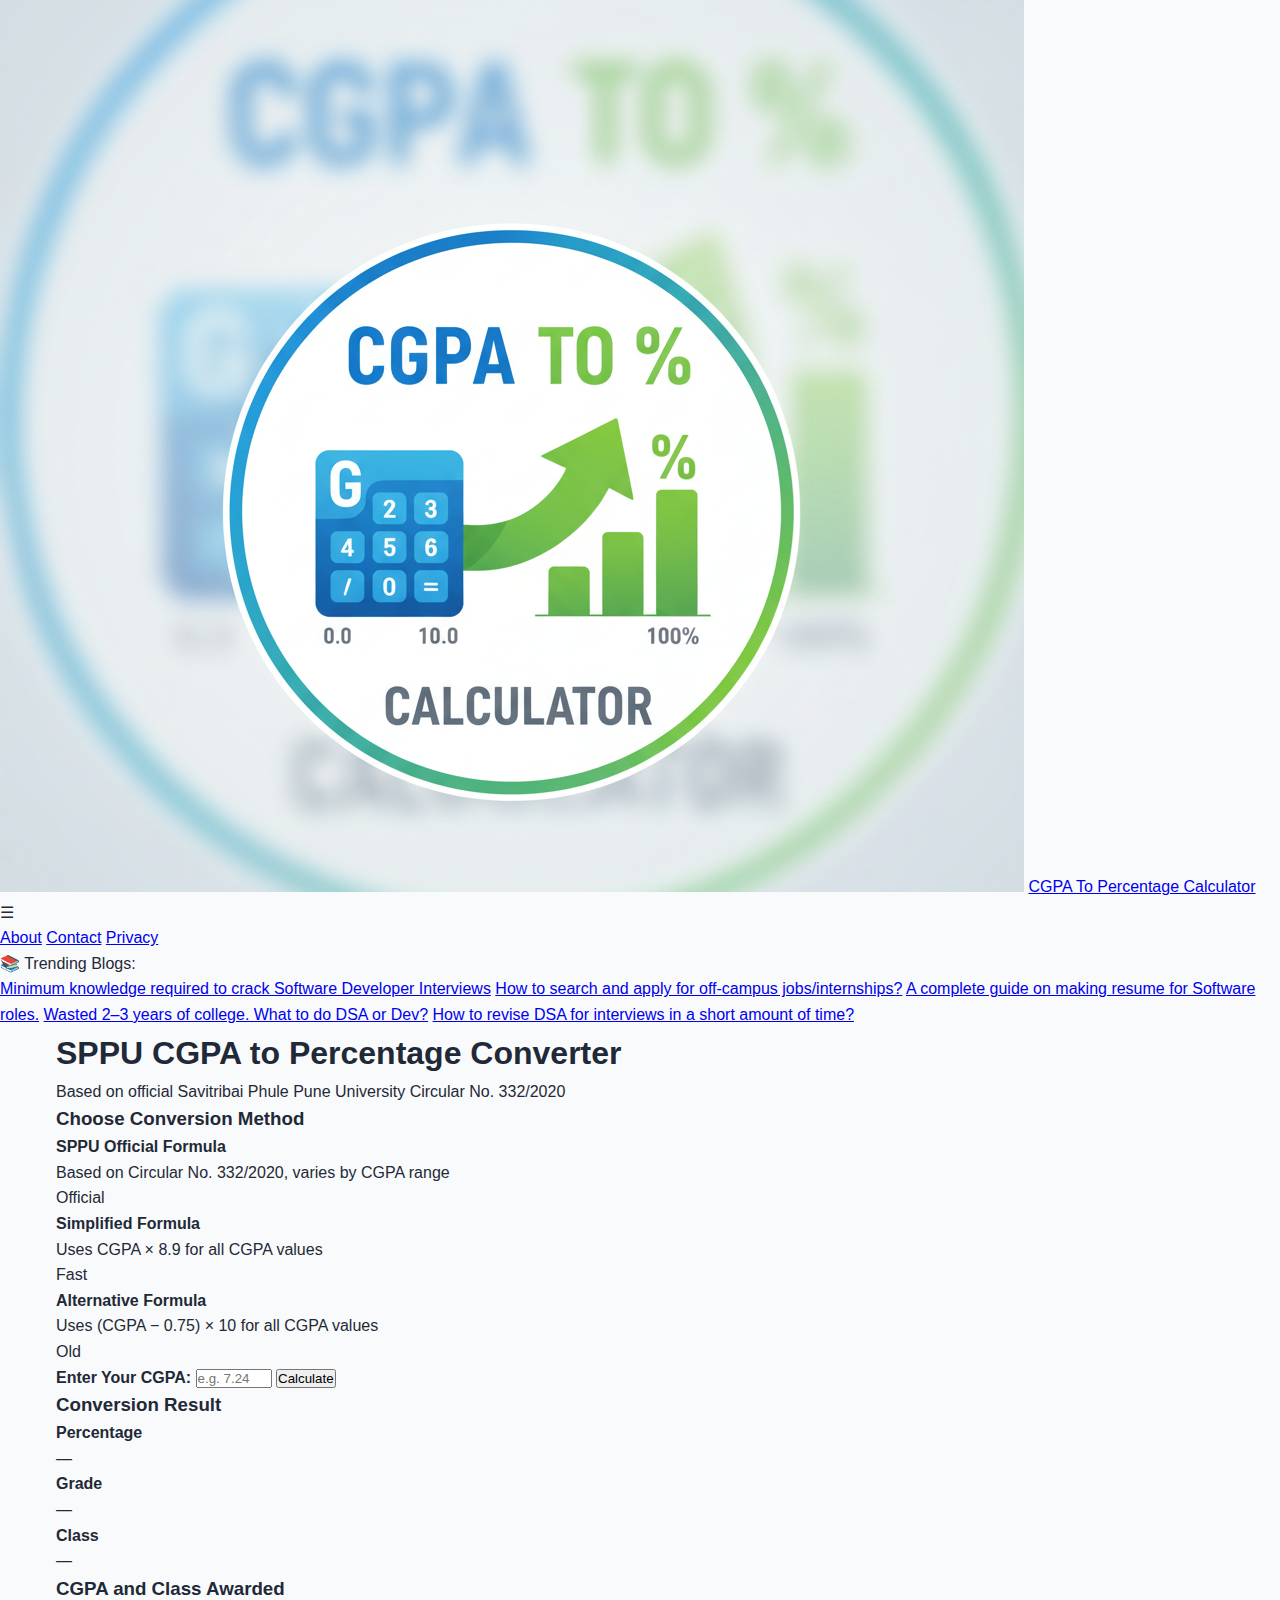
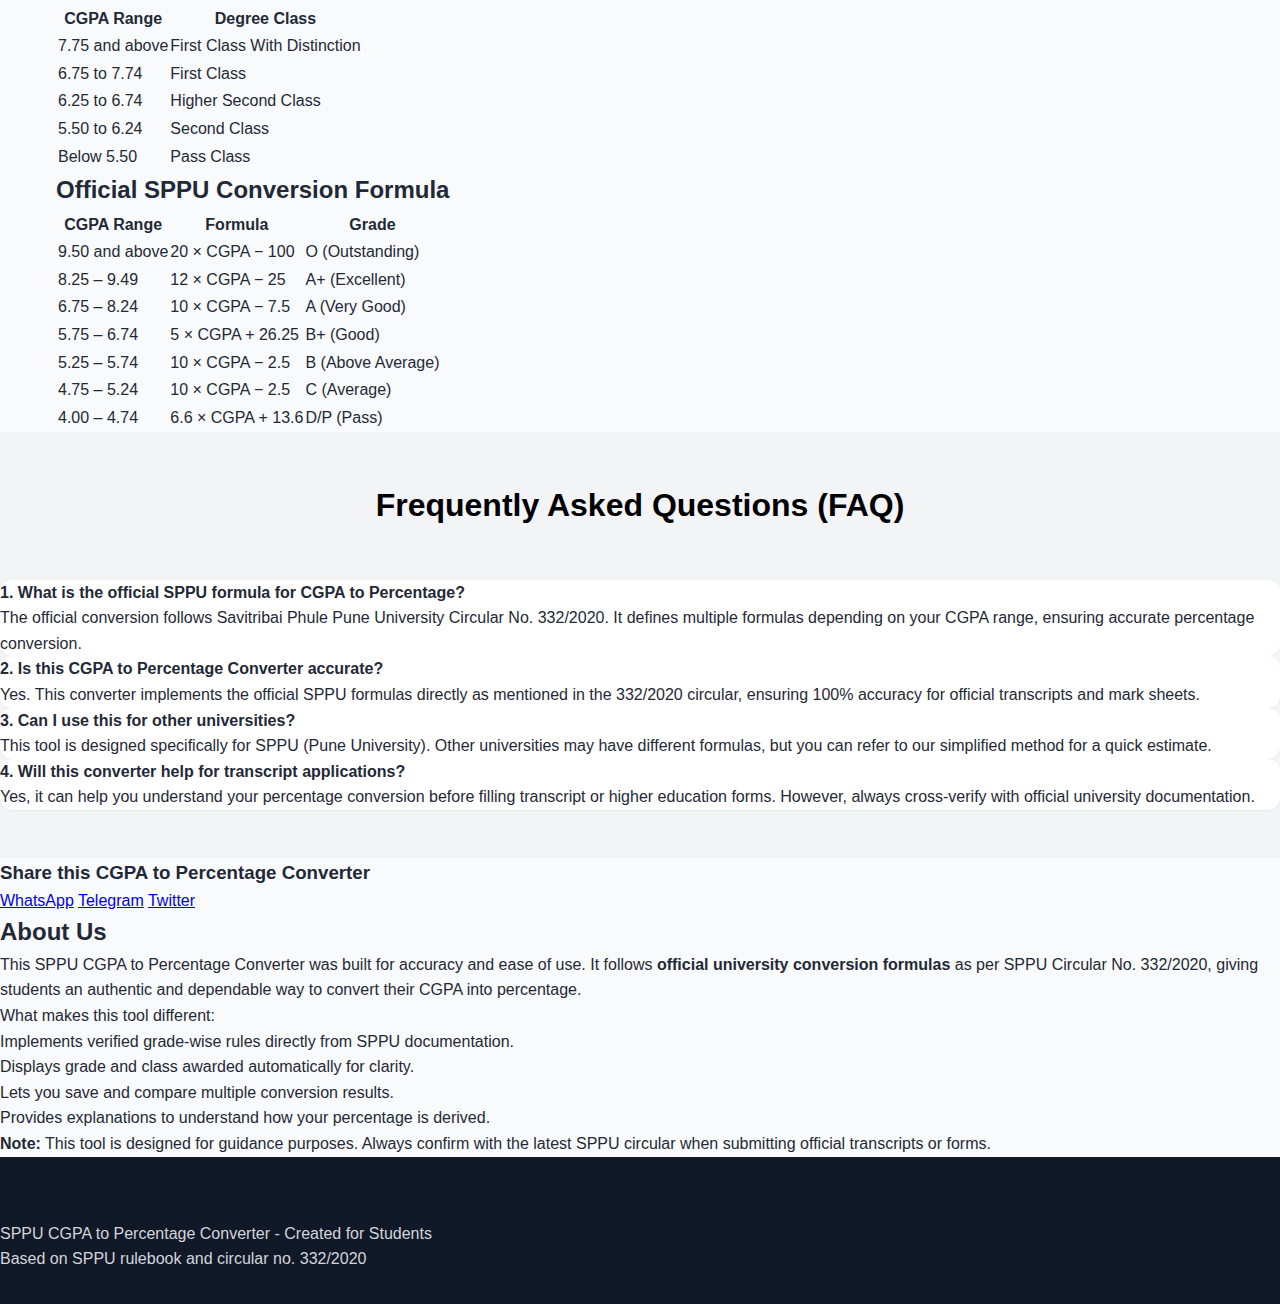
<file: index.html>
<!doctype html>
<html lang="en">
<head>
<meta charset="utf-8">
<meta name="viewport" content="width=device-width, initial-scale=1, maximum-scale=1, user-scalable=no">
<!-- ✅ SEO Title -->
  <title>SPPU CGPA to Percentage Converter | Official & Simplified Formulas (2025)</title>

  <!-- ✅ SEO Description -->
  <meta name="description" content="Convert your CGPA to percentage instantly using official SPPU and simplified formulas (Circular 332/2020). Fast, accurate, and reliable CGPA converter for students.">

  <!-- ✅ Keywords -->
  <meta name="keywords" content="SPPU CGPA to percentage, CGPA to percentage calculator, Pune University result, CGPA to marks, SPPU Circular 332 2020, engineering CGPA calculator, CGPA to percentage online, university converter">

  <!-- ✅ Google AdSense Verification Meta Tag -->
  <meta name="google-adsense-account" content="ca-pub-9434690968637455">

  <!-- ✅ Google AdSense Script -->
  <script async src="https://pagead2.googlesyndication.com/pagead/js/adsbygoogle.js?client=ca-pub-9434690968637455" crossorigin="anonymous"></script>
   <!-- Google tag (gtag.js) -->
<script async src="https://www.googletagmanager.com/gtag/js?id=G-ZS4P6QW7KB"></script>
<script>
  window.dataLayer = window.dataLayer || [];
  function gtag(){dataLayer.push(arguments);}
  gtag('js', new Date());

  gtag('config', 'G-ZS4P6QW7KB');
</script>
<link rel="stylesheet" href="css/styles.css">
<link rel="icon" type="image/png" sizes="32x32" href="sppu.png">
<script type="application/ld+json">
  {
    "@context": "https://schema.org",
    "@type": "WebApplication",
    "name": "SPPU CGPA to Percentage Converter",
    "url": "https://www.sarkari-prakashan.com",
    "description": "Convert your CGPA to percentage using official and simplified SPPU formulas (Circular 332/2020).",
    "applicationCategory": "Education",
    "operatingSystem": "All",
    "creator": {
      "@type": "Organization",
      "name": "Sarkari Prakashan",
      "url": "https://www.sarkari-prakashan.com"
    }
  }
  </script>
</head>
<body>
<!-- ✅ Responsive Navbar -->
<header class="navbar">
  <div class="nav-container">
    <div class="nav-left">
      <img src="sppu.png" alt="Logo" class="nav-logo">
      <a href="index.html" class="nav-title">CGPA To Percentage Calculator</a>
    </div>

    <div class="nav-toggle" id="nav-toggle">☰</div>

    <nav class="nav-links" id="nav-links">
      <a href="about.html">About</a>
      <a href="contact.html">Contact</a>
      <a href="privacy.html">Privacy</a>
    </nav>
  </div>
</header>


<!-- ✅ GOOGLE TRANSLATE WIDGET -->

<!-- ======== Trending Blogs Section ======== -->
<div class="blog-ticker">
  <span class="blog-label">📚 Trending Blogs:</span>
  <div class="blog-slider">
    <a href="minimum-knowledge.html">Minimum knowledge required to crack Software Developer Interviews</a>
    <a href="offcampus-jobs.html">How to search and apply for off-campus jobs/internships?</a>
    <a href="resume-guide.html">A complete guide on making resume for Software roles.</a>
    <a href="wasted-years-dsa-or-dev.html">Wasted 2–3 years of college. What to do DSA or Dev?</a>
    <a href="revise-dsa-for-interviews.html">How to revise DSA for interviews in a short amount of time?</a>
  </div>
</div>
<!-- ======== End Trending Blogs Section ======== -->


<div class="container">
    <h1>SPPU CGPA to Percentage <span class="highlight">Converter</span></h1>
    <p class="subtitle">Based on official Savitribai Phule Pune University Circular No. 332/2020</p>

    <h3 class="method-title">Choose Conversion Method</h3>

    <div class="method-cards">
      <div class="method-card active" id="official" onclick="setMethod('official')">
        <h4>SPPU Official Formula</h4>
        <p>Based on Circular No. 332/2020, varies by CGPA range</p>
        <span class="tag blue">Official</span>
        
      </div>

      <div class="method-card" id="simplified" onclick="setMethod('simplified')">
        <h4>Simplified Formula</h4>
        <p>Uses CGPA × 8.9 for all CGPA values</p>
        <span class="tag green">Fast</span>
      </div>

      <div class="method-card" id="alternative" onclick="setMethod('alternative')">
        <h4>Alternative Formula</h4>
        <p>Uses (CGPA − 0.75) × 10 for all CGPA values</p>
        <span class="tag purple">Old</span>
      </div>
    </div>

    <div class="card">
      <label for="cgpa"><strong>Enter Your CGPA:</strong></label>
      <input type="number" id="cgpa" placeholder="e.g. 7.24" min="4" max="10" step="0.01" />
      <button id="calcBtn">Calculate</button>
    </div>
    <div class="conversion-result">
  <h3>Conversion Result</h3>
  <div class="result-grid">
    <div>
      <h4>Percentage</h4>
      <p id="percentageResult" class="result-value">—</p>
    </div>
    <div>
      <h4>Grade</h4>
      <p id="gradeResult" class="result-value">—</p>
    </div>
    <div>
      <h4>Class</h4>
      <p id="classResult" class="result-value">—</p>
    </div>
  </div>
</div>
<section class="info-section">
  <h3>CGPA and Class Awarded</h3>
  <table class="info-table">
    <thead>
      <tr>
        <th>CGPA Range</th>
        <th>Degree Class</th>
      </tr>
    </thead>
    <tbody>
      <tr><td>7.75 and above</td><td>First Class With Distinction</td></tr>
      <tr><td>6.75 to 7.74</td><td>First Class</td></tr>
      <tr><td>6.25 to 6.74</td><td>Higher Second Class</td></tr>
      <tr><td>5.50 to 6.24</td><td>Second Class</td></tr>
      <tr><td>Below 5.50</td><td>Pass Class</td></tr>
    </tbody>
  </table>
</section>


    <div id="result" class="result-box"></div>

    <div class="formula-section">
      <h2>Official SPPU Conversion Formula</h2>
      <table>
        <thead>
          <tr>
            <th>CGPA Range</th>
            <th>Formula</th>
            <th>Grade</th>
          </tr>
        </thead>
        <tbody>
          <tr><td>9.50 and above</td><td>20 × CGPA − 100</td><td>O (Outstanding)</td></tr>
          <tr><td>8.25 – 9.49</td><td>12 × CGPA − 25</td><td>A+ (Excellent)</td></tr>
          <tr><td>6.75 – 8.24</td><td>10 × CGPA − 7.5</td><td>A (Very Good)</td></tr>
          <tr><td>5.75 – 6.74</td><td>5 × CGPA + 26.25</td><td>B+ (Good)</td></tr>
          <tr><td>5.25 – 5.74</td><td>10 × CGPA − 2.5</td><td>B (Above Average)</td></tr>
          <tr><td>4.75 – 5.24</td><td>10 × CGPA − 2.5</td><td>C (Average)</td></tr>
          <tr><td>4.00 – 4.74</td><td>6.6 × CGPA + 13.6</td><td>D/P (Pass)</td></tr>
        </tbody>
      </table>
    </div>
  </div>
  <section class="faq-section">
  <h2>Frequently Asked Questions (FAQ)</h2>
  <div class="faq-item">
    <h4>1. What is the official SPPU formula for CGPA to Percentage?</h4>
    <p>The official conversion follows Savitribai Phule Pune University Circular No. 332/2020. It defines multiple formulas depending on your CGPA range, ensuring accurate percentage conversion.</p>
  </div>
  <div class="faq-item">
    <h4>2. Is this CGPA to Percentage Converter accurate?</h4>
    <p>Yes. This converter implements the official SPPU formulas directly as mentioned in the 332/2020 circular, ensuring 100% accuracy for official transcripts and mark sheets.</p>
  </div>
  <div class="faq-item">
    <h4>3. Can I use this for other universities?</h4>
    <p>This tool is designed specifically for SPPU (Pune University). Other universities may have different formulas, but you can refer to our simplified method for a quick estimate.</p>
  </div>
  <div class="faq-item">
    <h4>4. Will this converter help for transcript applications?</h4>
    <p>Yes, it can help you understand your percentage conversion before filling transcript or higher education forms. However, always cross-verify with official university documentation.</p>
  </div>
</section>

<!-- ✅ FAQ Schema Markup -->
<script type="application/ld+json">
{
  "@context": "https://schema.org",
  "@type": "FAQPage",
  "mainEntity": [
    {
      "@type": "Question",
      "name": "What is the official SPPU formula for CGPA to Percentage?",
      "acceptedAnswer": {
        "@type": "Answer",
        "text": "The official conversion follows Savitribai Phule Pune University Circular No. 332/2020, with formulas varying by CGPA range."
      }
    },
    {
      "@type": "Question",
      "name": "Is this CGPA to Percentage Converter accurate?",
      "acceptedAnswer": {
        "@type": "Answer",
        "text": "Yes, this converter implements the official SPPU formulas directly from Circular 332/2020 for accuracy."
      }
    },
    {
      "@type": "Question",
      "name": "Can I use this for other universities?",
      "acceptedAnswer": {
        "@type": "Answer",
        "text": "It is designed for SPPU students. Other universities may use different conversion rules."
      }
    },
    {
      "@type": "Question",
      "name": "Will this converter help for transcript applications?",
      "acceptedAnswer": {
        "@type": "Answer",
        "text": "Yes, it helps estimate your percentage before submitting transcript or higher studies forms."
      }
    }
  ]
}
</script>

<section class="share-section">
  <h3>Share this CGPA to Percentage Converter</h3>
  <div class="share-buttons">
    <a href="https://api.whatsapp.com/send?text=Check%20this%20SPPU%20CGPA%20to%20Percentage%20Converter!%20https://www.sarkari-prakashan.com" target="_blank" class="share-btn whatsapp">WhatsApp</a>
    <a href="https://t.me/share/url?url=https://www.sarkari-prakashan.com&text=Check%20this%20SPPU%20CGPA%20to%20Percentage%20Converter" target="_blank" class="share-btn telegram">Telegram</a>
    <a href="https://twitter.com/intent/tweet?text=SPPU%20CGPA%20to%20Percentage%20Converter%20-%20Instant%20and%20Official!&url=https://www.sarkari-prakashan.com" target="_blank" class="share-btn twitter">Twitter</a>
  </div>
</section>


  <section class="about-section">
    <div class="about-card">
      <h2>About Us</h2>
      <p>
        This SPPU CGPA to Percentage Converter was built for accuracy and ease of use. It follows
        <strong>official university conversion formulas</strong> as per SPPU Circular No. 332/2020,
        giving students an authentic and dependable way to convert their CGPA into percentage.
      </p>
      <p>What makes this tool different:</p>
      <ul>
        <li>Implements verified grade-wise rules directly from SPPU documentation.</li>
        <li>Displays grade and class awarded automatically for clarity.</li>
        <li>Lets you save and compare multiple conversion results.</li>
        <li>Provides explanations to understand how your percentage is derived.</li>
      </ul>
      <p class="note">
        <strong>Note:</strong> This tool is designed for guidance purposes. Always confirm with the latest SPPU circular when submitting official transcripts or forms.
      </p>
    </div>
  </section>

  <footer class="footer">
    <p>SPPU CGPA to Percentage Converter - Created for Students</p>
    <p>Based on SPPU rulebook and circular no. 332/2020</p>
  </footer>

</div>

<script>
  const navToggle = document.getElementById('nav-toggle');
  const navLinks = document.getElementById('nav-links');

  navToggle.addEventListener('click', () => {
    navLinks.classList.toggle('active');
  });
</script>

<!-- ✅ GOOGLE TRANSLATE SCRIPT -->

<script src="js/script.js"></script>

</body>
</html>
</file>
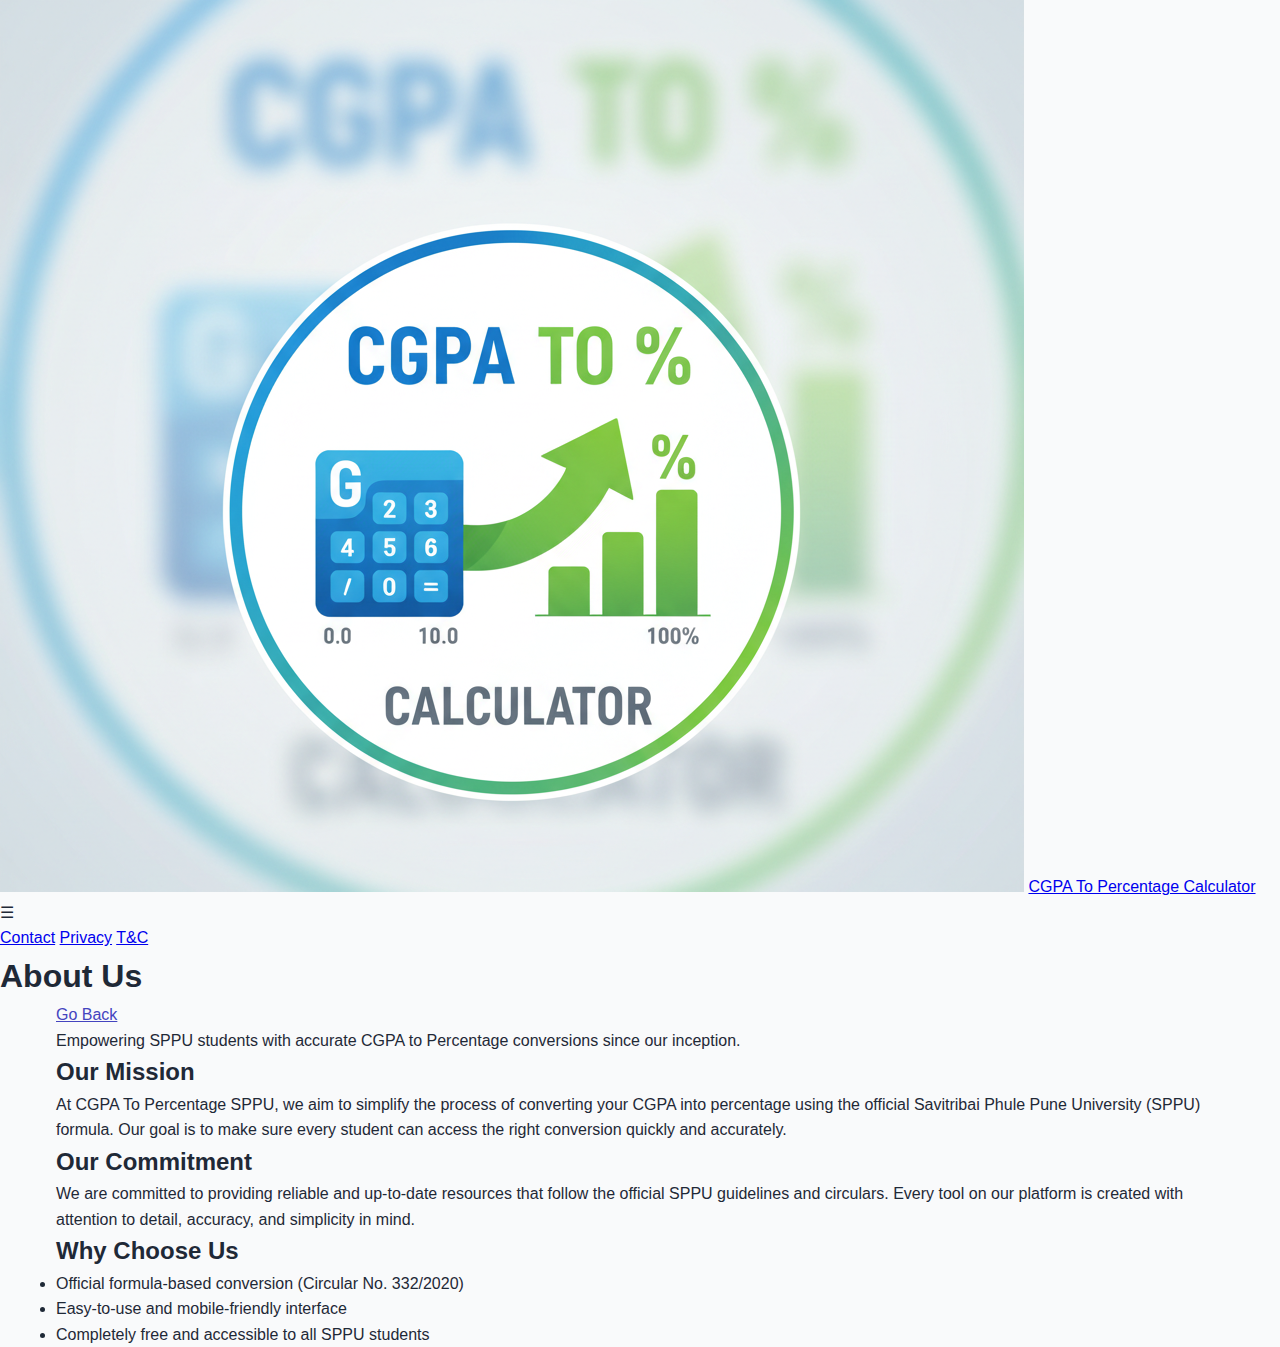
<file: about.html>
<!doctype html>

<html lang="en">
<head>
<meta charset="utf-8">
<meta name="viewport" content="width=device-width, initial-scale=1, maximum-scale=1, user-scalable=no">
<title>About Us | CGPA to Percentage SPPU</title>
<link rel="stylesheet" href="css/styles.css">
<link rel="icon" type="image/png" href="images/ODF.png">
</head>
<body>

<!-- ✅ Responsive Navbar -->
<header class="navbar">
  <div class="nav-container">
    <div class="nav-left">
      <img src="sppu.png" alt="Logo" class="nav-logo">
      <a href="index.html" class="nav-title">CGPA To Percentage Calculator</a>
    </div>

    <div class="nav-toggle" id="nav-toggle">☰</div>

    <nav class="nav-links" id="nav-links">
      
      <a href="contact.html">Contact</a>
      <a href="privacy.html">Privacy</a>
      <a href="terms.html">T&C</a>
    </nav>
  </div>
</header>


<section class="page-hero">
  <h1>About Us</h1>
</section>

<section class="page-content container">
       <a href="index.html" class="nav-title" style="color: rgb(68, 68, 191);">Go Back</a>

  <p class="intro">Empowering SPPU students with accurate CGPA to Percentage conversions since our inception.</p>

  <h2>Our Mission</h2>
  <p>At CGPA To Percentage SPPU, we aim to simplify the process of converting your CGPA into percentage using the official Savitribai Phule Pune University (SPPU) formula. Our goal is to make sure every student can access the right conversion quickly and accurately.</p>

  <h2>Our Commitment</h2>
  <p>We are committed to providing reliable and up-to-date resources that follow the official SPPU guidelines and circulars. Every tool on our platform is created with attention to detail, accuracy, and simplicity in mind.</p>

  <h2>Why Choose Us</h2>
  <ul>
    <li>Official formula-based conversion (Circular No. 332/2020)</li>
    <li>Easy-to-use and mobile-friendly interface</li>
    <li>Completely free and accessible to all SPPU students</li>
  </ul>
</section>
<script>
  const navToggle = document.getElementById('nav-toggle');
  const navLinks = document.getElementById('nav-links');

  navToggle.addEventListener('click', () => {
    navLinks.classList.toggle('active');
  });
</script>



</body>
</html>
</file>
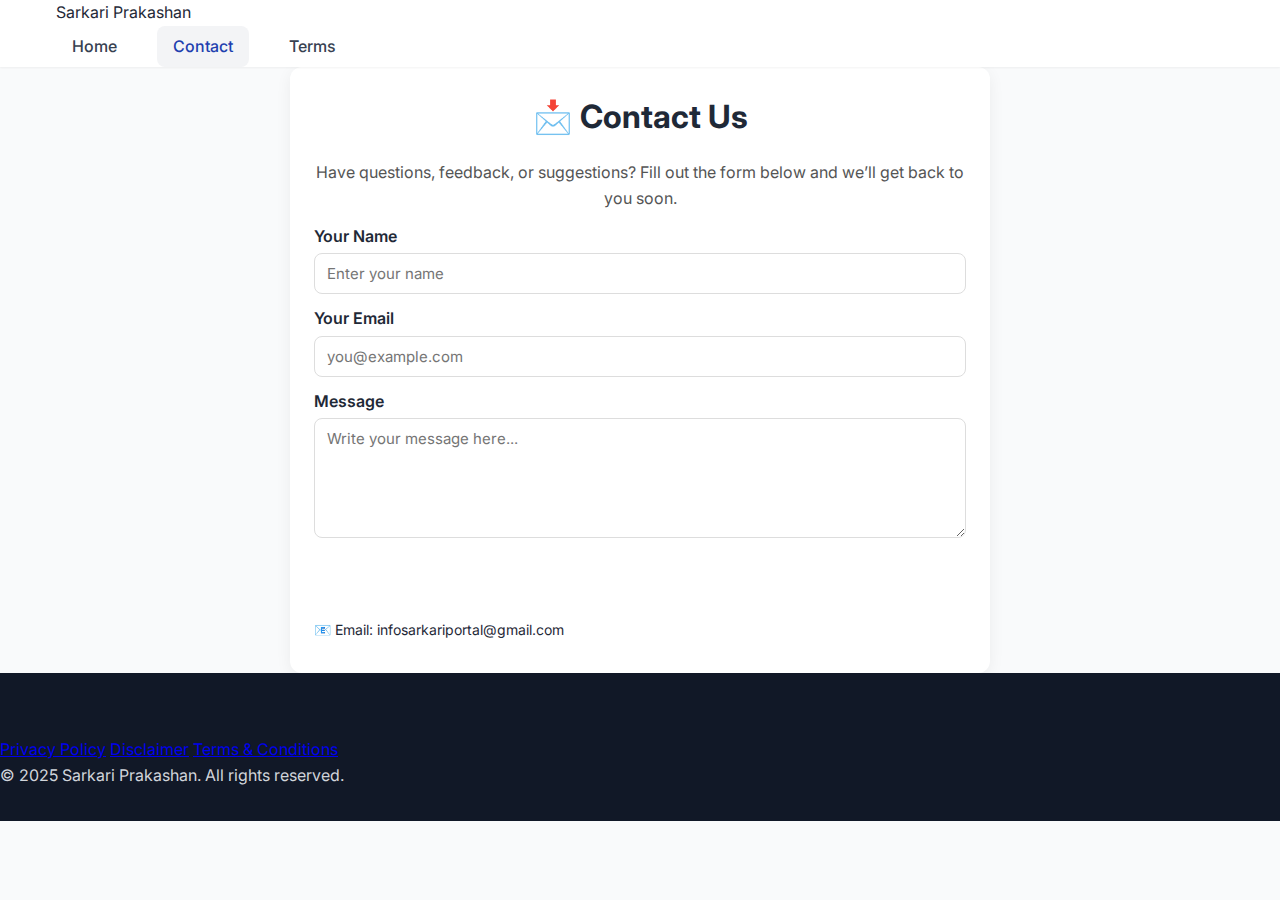
<file: contact.html>
<!DOCTYPE html>
<html lang="en">
<head>
  <meta charset="UTF-8">
  <meta name="viewport" content="width=device-width, initial-scale=1, maximum-scale=1, user-scalable=no">
  <title>Contact Us – Sarkari Prakashan</title>

  <!-- Inter Font -->
  <link href="https://fonts.googleapis.com/css2?family=Inter:wght@400;500;600;700&display=swap" rel="stylesheet">

  <link rel="stylesheet" href="css/styles.css?v=4">
  <style>
    /* Extra styles for contact form */
    .contact-wrapper {
      max-width: 700px;
      margin: 0 auto;
      background: #fff;
      padding: 24px;
      border-radius: 12px;
      box-shadow: 0 4px 16px rgba(0,0,0,0.06);
    }
    .contact-wrapper h1 {
      text-align: center;
      margin-bottom: 18px;
      color: var(--accent);
    }
    form label {
      font-weight: 600;
      display: block;
      margin: 12px 0 4px;
    }
    form input, form textarea {
      width: 100%;
      padding: 10px 12px;
      border: 1px solid #ddd;
      border-radius: 8px;
      font-family: inherit;
      font-size: 15px;
    }
    form textarea {
      min-height: 120px;
      resize: vertical;
    }
    .form-button {
      margin-top: 16px;
      display: inline-block;
      background: var(--accent);
      color: white;
      padding: 10px 16px;
      border: none;
      border-radius: 8px;
      font-size: 15px;
      font-weight: 600;
      cursor: pointer;
      transition: background 0.2s ease;
    }
    .form-button:hover {
      background: #0552c6;
    }
    .contact-info {
      margin-top: 20px;
      text-align: center;
      font-size: 14px;
      color: var(--muted);
    }
  </style>
</head>
<body>
  <header class="header">
    <div class="container">
      <div class="brand">Sarkari Prakashan</div>
      <nav class="nav">
        <a href="index.html">Home</a>
        <a href="contact.html" class="active">Contact</a>
        <a href="terms.html">Terms</a>
      </nav>
    </div>
  </header>
  

  <main class="container">
    <div class="contact-wrapper">
      <h1>📩 Contact Us</h1>
      <p style="text-align:center; color:#555;">
        Have questions, feedback, or suggestions? Fill out the form below and we’ll get back to you soon.
      </p>

      <form onsubmit="handleContact(event)">
        <label for="name">Your Name</label>
        <input type="text" id="name" name="name" placeholder="Enter your name" required>

        <label for="email">Your Email</label>
        <input type="email" id="email" name="email" placeholder="you@example.com" required>

        <label for="message">Message</label>
        <textarea id="message" name="message" placeholder="Write your message here..." required></textarea>

        <button type="submit" class="form-button">Send Message</button>
      </form>

      <div class="contact-info">
        <p>📧 Email: infosarkariportal@gmail.com</p>
        
      </div>
    </div>
  </main>

  <footer class="footer">
    <div class="policy-list">
      <a href="privacy.html">Privacy Policy</a>
      <a href="disclaimer.html">Disclaimer</a>
      <a href="terms.html">Terms & Conditions</a>
    </div>
    <p>© 2025 Sarkari Prakashan. All rights reserved.</p>
  </footer>

  <script>
    function handleContact(e) {
      e.preventDefault();
      alert("✅ Thank you! Your message has been recorded.");
      e.target.reset();
    }
  </script>
</body>
</html>
</file>
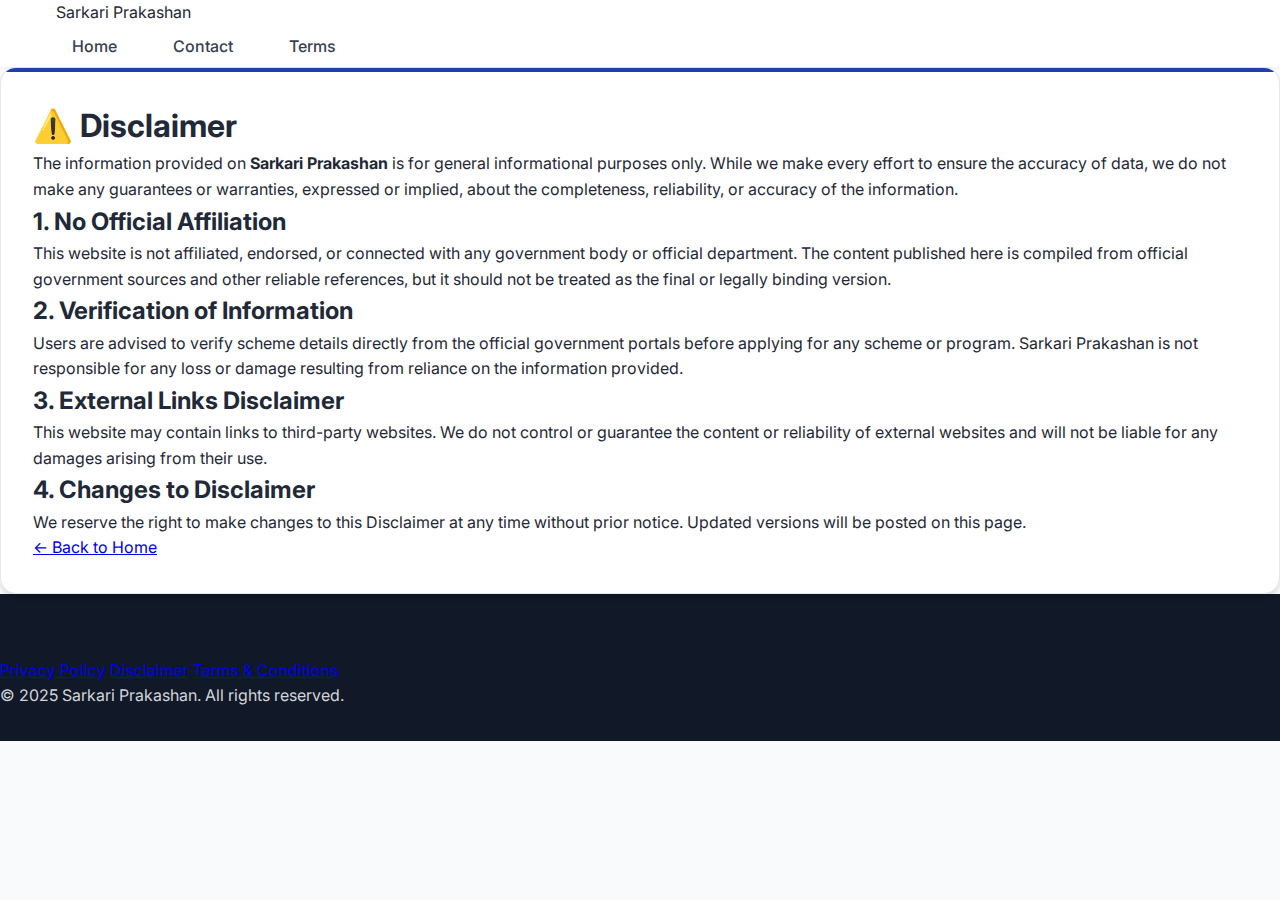
<file: disclaimer.html>
<!DOCTYPE html>
<html lang="en">
<head>
  <meta charset="UTF-8">
  <meta name="viewport" content="width=device-width, initial-scale=1, maximum-scale=1, user-scalable=no">
  <title>Disclaimer – Sarkari Prakashan</title>

  <!-- Inter Font -->
  <link href="https://fonts.googleapis.com/css2?family=Inter:wght@400;500;600;700&display=swap" rel="stylesheet">

  <link rel="stylesheet" href="css/styles.css?v=4">
</head>
<body>
  <header class="header">
    <div class="container">
      <div class="brand">Sarkari Prakashan</div>
      <nav class="nav">
        <a href="index.html">Home</a>
        <a href="contact.html">Contact</a>
        <a href="terms.html">Terms</a>
      </nav>
    </div>
  </header>

  <main class="scheme-page">
    <article class="scheme-card">
      <h1>⚠️ Disclaimer</h1>

      <p>
        The information provided on <strong>Sarkari Prakashan</strong> is for general informational 
        purposes only. While we make every effort to ensure the accuracy of data, 
        we do not make any guarantees or warranties, expressed or implied, about the 
        completeness, reliability, or accuracy of the information.
      </p>

      <section>
        <h2>1. No Official Affiliation</h2>
        <p>
          This website is not affiliated, endorsed, or connected with any government body 
          or official department. The content published here is compiled from official 
          government sources and other reliable references, but it should not be treated 
          as the final or legally binding version.
        </p>
      </section>

      <section>
        <h2>2. Verification of Information</h2>
        <p>
          Users are advised to verify scheme details directly from the official government 
          portals before applying for any scheme or program. Sarkari Prakashan is not 
          responsible for any loss or damage resulting from reliance on the information provided.
        </p>
      </section>

      <section>
        <h2>3. External Links Disclaimer</h2>
        <p>
          This website may contain links to third-party websites. We do not control or 
          guarantee the content or reliability of external websites and will not be liable 
          for any damages arising from their use.
        </p>
      </section>

      <section>
        <h2>4. Changes to Disclaimer</h2>
        <p>
          We reserve the right to make changes to this Disclaimer at any time without prior notice. 
          Updated versions will be posted on this page.
        </p>
      </section>

      <a href="index.html" class="button">← Back to Home</a>
    </article>
  </main>

  <footer class="footer">
    <div class="policy-list">
      <a href="privacy.html">Privacy Policy</a>
      <a href="disclaimer.html">Disclaimer</a>
      <a href="terms.html">Terms & Conditions</a>
    </div>
    <p>© 2025 Sarkari Prakashan. All rights reserved.</p>
  </footer>
</body>
</html>
</file>
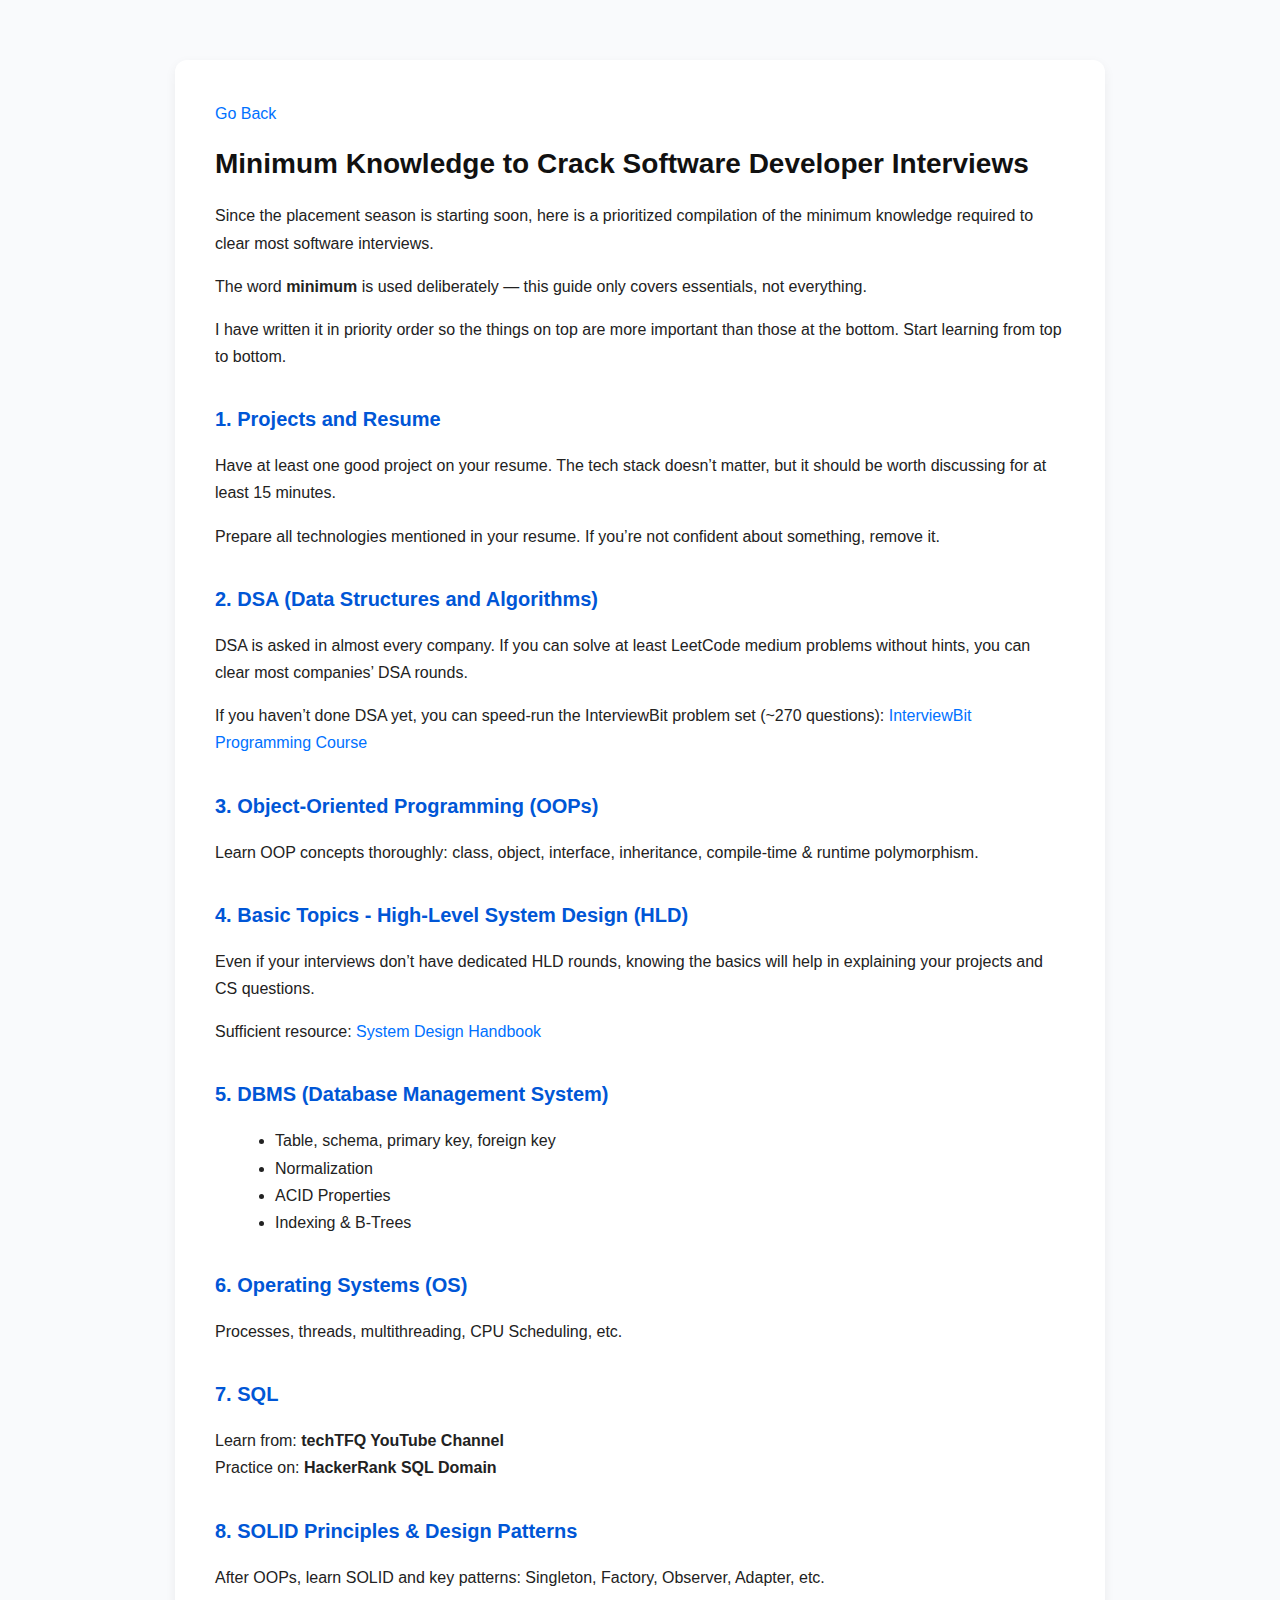
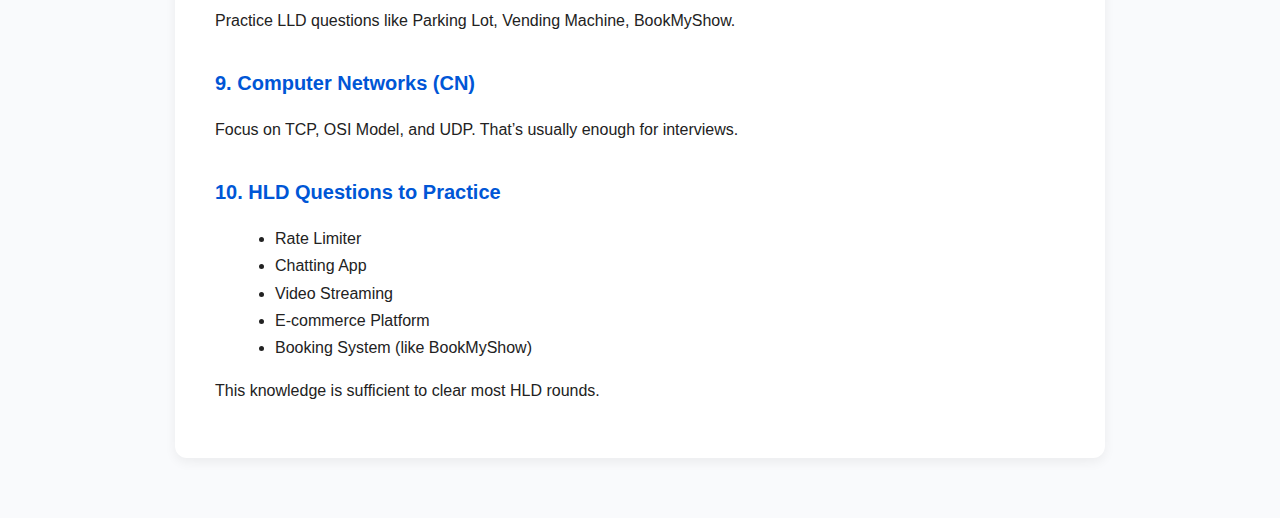
<file: minimum-knowledge.html>
<!DOCTYPE html>
<html lang="en">
<head>
  <meta charset="UTF-8" />
  <meta name="viewport" content="width=device-width, initial-scale=1.0" />
  <title>Minimum Knowledge to Crack Software Developer Interviews</title>

  <!-- ✅ Internal CSS specific to this page -->
  <style>
    body {
      font-family: "Inter", Arial, sans-serif;
      line-height: 1.7;
      color: #222;
      background-color: #f9fafc;
      margin: 0;
      padding: 0;
    }

    .article-container {
      max-width: 850px;
      margin: 60px auto;
      background: #fff;
      border-radius: 12px;
      padding: 40px;
      box-shadow: 0 4px 12px rgba(0, 0, 0, 0.06);
    }

    h1 {
      font-size: 28px;
      color: #111;
      margin-bottom: 20px;
      line-height: 1.3;
    }

    h2 {
      color: #0056d6;
      font-size: 20px;
      margin-top: 32px;
      margin-bottom: 10px;
    }

    p {
      margin-bottom: 14px;
    }

    a {
      color: #0071ff;
      text-decoration: none;
      transition: color 0.2s ease;
    }

    a:hover {
      color: #0040aa;
      text-decoration: underline;
    }

    ul {
      margin-left: 20px;
    }

    @media (max-width: 600px) {
      .article-container {
        padding: 22px;
        margin: 30px 10px;
      }
      h1 {
        font-size: 22px;
      }
    }
  </style>
</head>

<body>
  <div class="article-container">
     <a href="index.html" class="nav-title">Go Back</a>
    <h1>Minimum Knowledge to Crack Software Developer Interviews</h1>
    

    <p>Since the placement season is starting soon, here is a prioritized compilation of the minimum knowledge required to clear most software interviews.</p>

    <p>The word <strong>minimum</strong> is used deliberately — this guide only covers essentials, not everything.</p>

    <p>I have written it in priority order so the things on top are more important than those at the bottom. Start learning from top to bottom.</p>

    <h2>1. Projects and Resume</h2>
    <p>Have at least one good project on your resume. The tech stack doesn’t matter, but it should be worth discussing for at least 15 minutes.</p>
    <p>Prepare all technologies mentioned in your resume. If you’re not confident about something, remove it.</p>

    <h2>2. DSA (Data Structures and Algorithms)</h2>
    <p>DSA is asked in almost every company. If you can solve at least LeetCode medium problems without hints, you can clear most companies’ DSA rounds.</p>
    <p>If you haven’t done DSA yet, you can speed-run the InterviewBit problem set (~270 questions): 
      <a href="https://www.interviewbit.com/courses/programming/" target="_blank">InterviewBit Programming Course</a>
    </p>

    <h2>3. Object-Oriented Programming (OOPs)</h2>
    <p>Learn OOP concepts thoroughly: class, object, interface, inheritance, compile-time & runtime polymorphism.</p>
    

    <h2>4. Basic Topics - High-Level System Design (HLD)</h2>
    <p>Even if your interviews don’t have dedicated HLD rounds, knowing the basics will help in explaining your projects and CS questions.</p>
    <p>Sufficient resource: <a href="https://shrawan80.gumroad.com/l/systemdesign" target="_blank">System Design Handbook</a></p>

    <h2>5. DBMS (Database Management System)</h2>
    <ul>
      <li>Table, schema, primary key, foreign key</li>
      <li>Normalization</li>
      <li>ACID Properties</li>
      <li>Indexing & B-Trees</li>
    </ul>

    <h2>6. Operating Systems (OS)</h2>
    <p>Processes, threads, multithreading, CPU Scheduling, etc.</p>

    <h2>7. SQL</h2>
    <p>Learn from: <strong>techTFQ YouTube Channel</strong><br>
       Practice on: <strong>HackerRank SQL Domain</strong></p>

    <h2>8. SOLID Principles & Design Patterns</h2>
    <p>After OOPs, learn SOLID and key patterns: Singleton, Factory, Observer, Adapter, etc.</p>
    <p>Practice LLD questions like Parking Lot, Vending Machine, BookMyShow.</p>

    <h2>9. Computer Networks (CN)</h2>
    <p>Focus on TCP, OSI Model, and UDP. That’s usually enough for interviews.</p>

    <h2>10. HLD Questions to Practice</h2>
    <ul>
      <li>Rate Limiter</li>
      <li>Chatting App</li>
      <li>Video Streaming</li>
      <li>E-commerce Platform</li>
      <li>Booking System (like BookMyShow)</li>
    </ul>

    <p>This knowledge is sufficient to clear most HLD rounds.</p>
  </div>
</body>
</html>
</file>
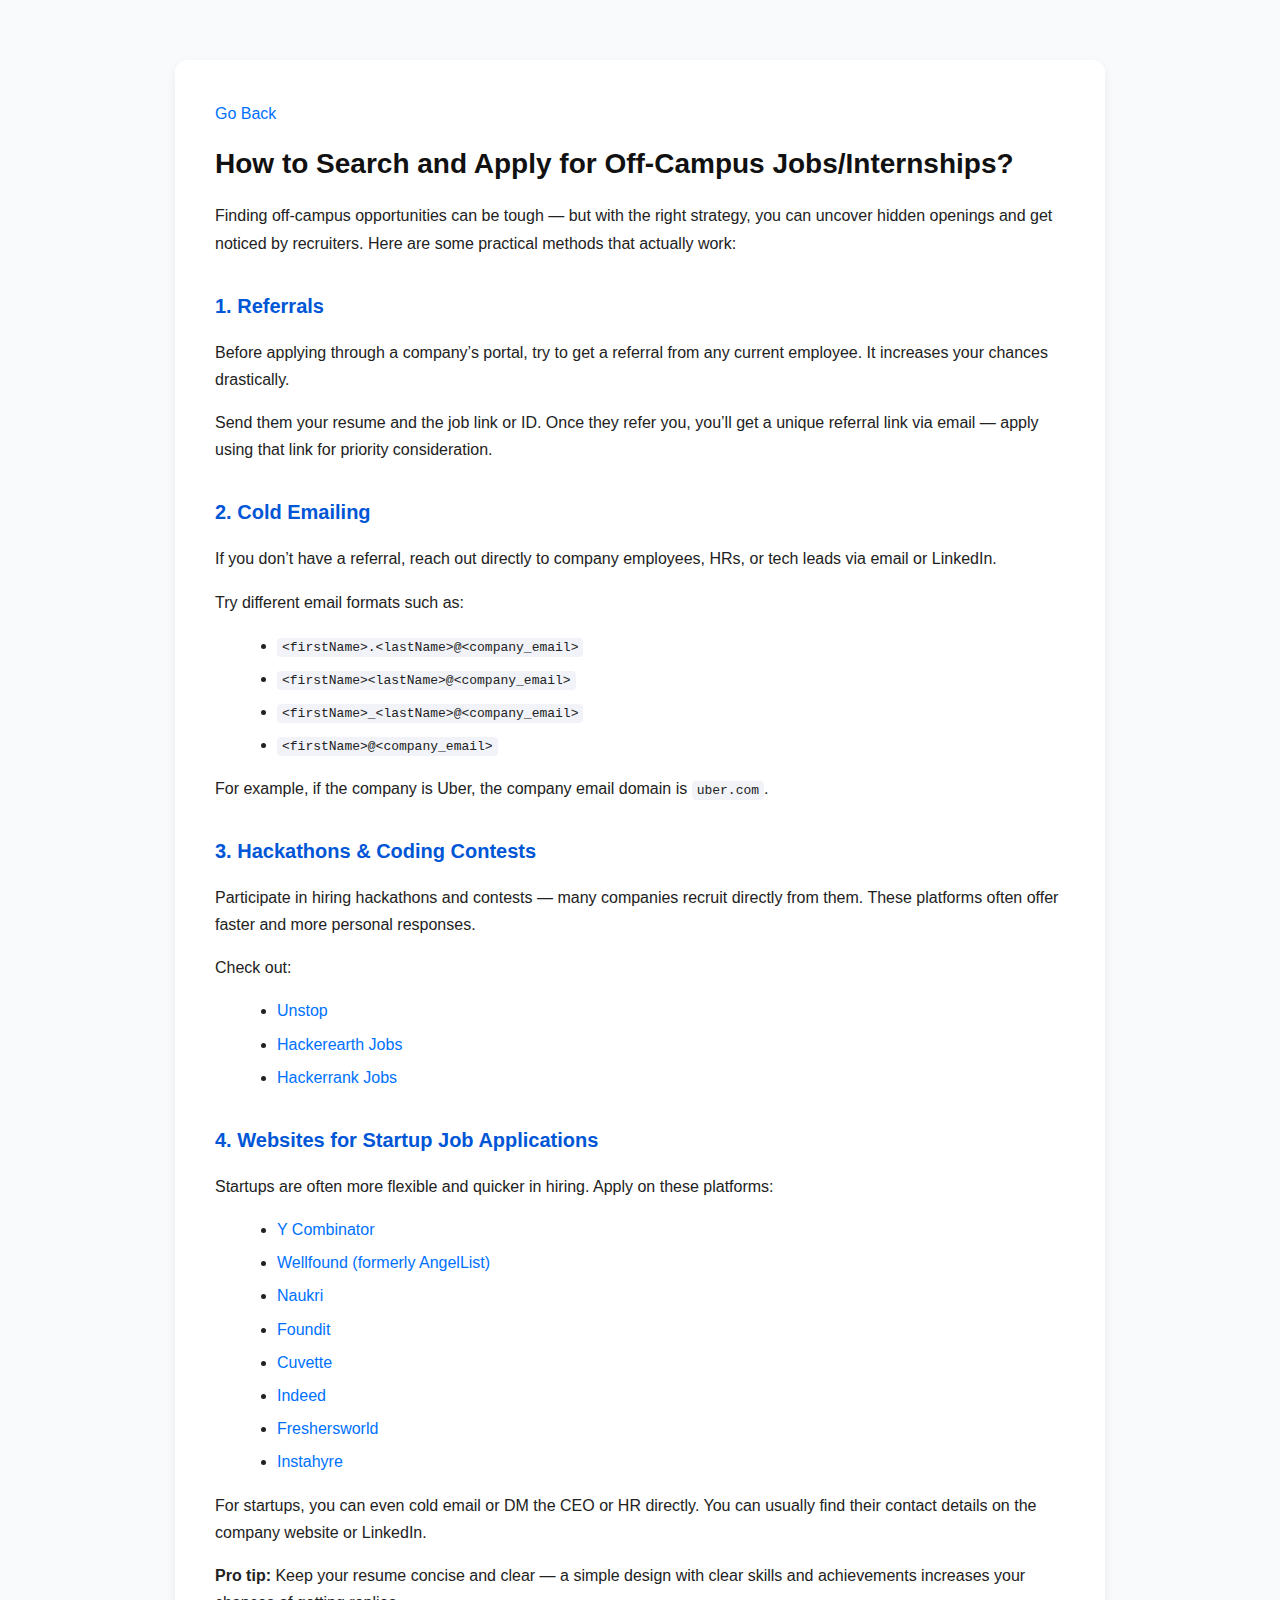
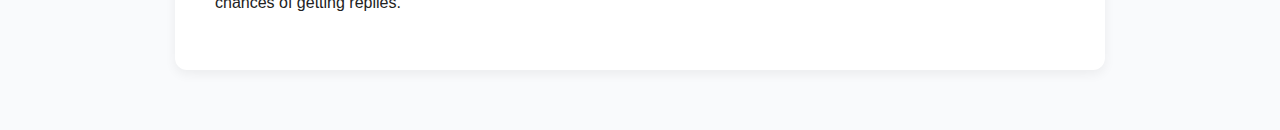
<file: offcampus-jobs.html>
<!DOCTYPE html>
<html lang="en">
<head>
  <meta charset="UTF-8" />
  <meta name="viewport" content="width=device-width, initial-scale=1.0" />
  <title>How to Search and Apply for Off-Campus Jobs/Internships?</title>

  <!-- ✅ Internal CSS only for this page -->
  <style>
    body {
      font-family: "Inter", Arial, sans-serif;
      line-height: 1.7;
      color: #222;
      background-color: #f9fafc;
      margin: 0;
      padding: 0;
    }

    .article-container {
      max-width: 850px;
      margin: 60px auto;
      background: #fff;
      border-radius: 12px;
      padding: 40px;
      box-shadow: 0 4px 12px rgba(0, 0, 0, 0.06);
    }

    h1 {
      font-size: 28px;
      color: #111;
      margin-bottom: 20px;
      line-height: 1.3;
    }

    h2 {
      color: #0056d6;
      font-size: 20px;
      margin-top: 32px;
      margin-bottom: 10px;
    }

    p {
      margin-bottom: 14px;
    }

    a {
      color: #0071ff;
      text-decoration: none;
      transition: color 0.2s ease;
      word-break: break-all;
    }

    a:hover {
      color: #0040aa;
      text-decoration: underline;
    }

    ul {
      margin-left: 22px;
      margin-bottom: 14px;
    }

    li {
      margin-bottom: 6px;
    }

    code {
      background-color: #f1f3f9;
      padding: 2px 5px;
      border-radius: 4px;
      font-family: monospace;
    }

    @media (max-width: 600px) {
      .article-container {
        padding: 22px;
        margin: 30px 10px;
      }
      h1 {
        font-size: 22px;
      }
    }
  </style>
</head>

<body>
  <div class="article-container">
     <a href="index.html" class="nav-title">Go Back</a>
    <h1>How to Search and Apply for Off-Campus Jobs/Internships?</h1>

    <p>Finding off-campus opportunities can be tough — but with the right strategy, you can uncover hidden openings and get noticed by recruiters. Here are some practical methods that actually work:</p>


    <h2>1. Referrals</h2>
    <p>Before applying through a company’s portal, try to get a referral from any current employee. It increases your chances drastically.</p>
    <p>Send them your resume and the job link or ID. Once they refer you, you’ll get a unique referral link via email — apply using that link for priority consideration.</p>

    <h2>2. Cold Emailing</h2>
    <p>If you don’t have a referral, reach out directly to company employees, HRs, or tech leads via email or LinkedIn.</p>

    <p>Try different email formats such as:</p>
    <ul>
      <li><code>&lt;firstName&gt;.&lt;lastName&gt;@&lt;company_email&gt;</code></li>
      <li><code>&lt;firstName&gt;&lt;lastName&gt;@&lt;company_email&gt;</code></li>
      <li><code>&lt;firstName&gt;_&lt;lastName&gt;@&lt;company_email&gt;</code></li>
      <li><code>&lt;firstName&gt;@&lt;company_email&gt;</code></li>
    </ul>

    <p>For example, if the company is Uber, the company email domain is <code>uber.com</code>.</p>

    <h2>3. Hackathons & Coding Contests</h2>
    <p>Participate in hiring hackathons and contests — many companies recruit directly from them. These platforms often offer faster and more personal responses.</p>

    <p>Check out:</p>
    <ul>
      <li><a href="https://unstop.com" target="_blank">Unstop</a></li>
      <li><a href="https://hackerearth.com/jobs/" target="_blank">Hackerearth Jobs</a></li>
      <li><a href="https://hackerrank.com/jobs/search" target="_blank">Hackerrank Jobs</a></li>
    </ul>

    <h2>4. Websites for Startup Job Applications</h2>
    <p>Startups are often more flexible and quicker in hiring. Apply on these platforms:</p>
    <ul>
      <li><a href="https://ycombinator.com" target="_blank">Y Combinator</a></li>
      <li><a href="https://wellfound.com" target="_blank">Wellfound (formerly AngelList)</a></li>
      <li><a href="https://naukri.com" target="_blank">Naukri</a></li>
      <li><a href="https://foundit.in" target="_blank">Foundit</a></li>
      <li><a href="https://cuvette.tech" target="_blank">Cuvette</a></li>
      <li><a href="https://indeed.com" target="_blank">Indeed</a></li>
      <li><a href="https://freshersworld.com" target="_blank">Freshersworld</a></li>
      <li><a href="https://instahyre.com" target="_blank">Instahyre</a></li>
    </ul>

    <p>For startups, you can even cold email or DM the CEO or HR directly. You can usually find their contact details on the company website or LinkedIn.</p>

    <p><strong>Pro tip:</strong> Keep your resume concise and clear — a simple design with clear skills and achievements increases your chances of getting replies.</p>
  </div>
</body>
</html>
</file>
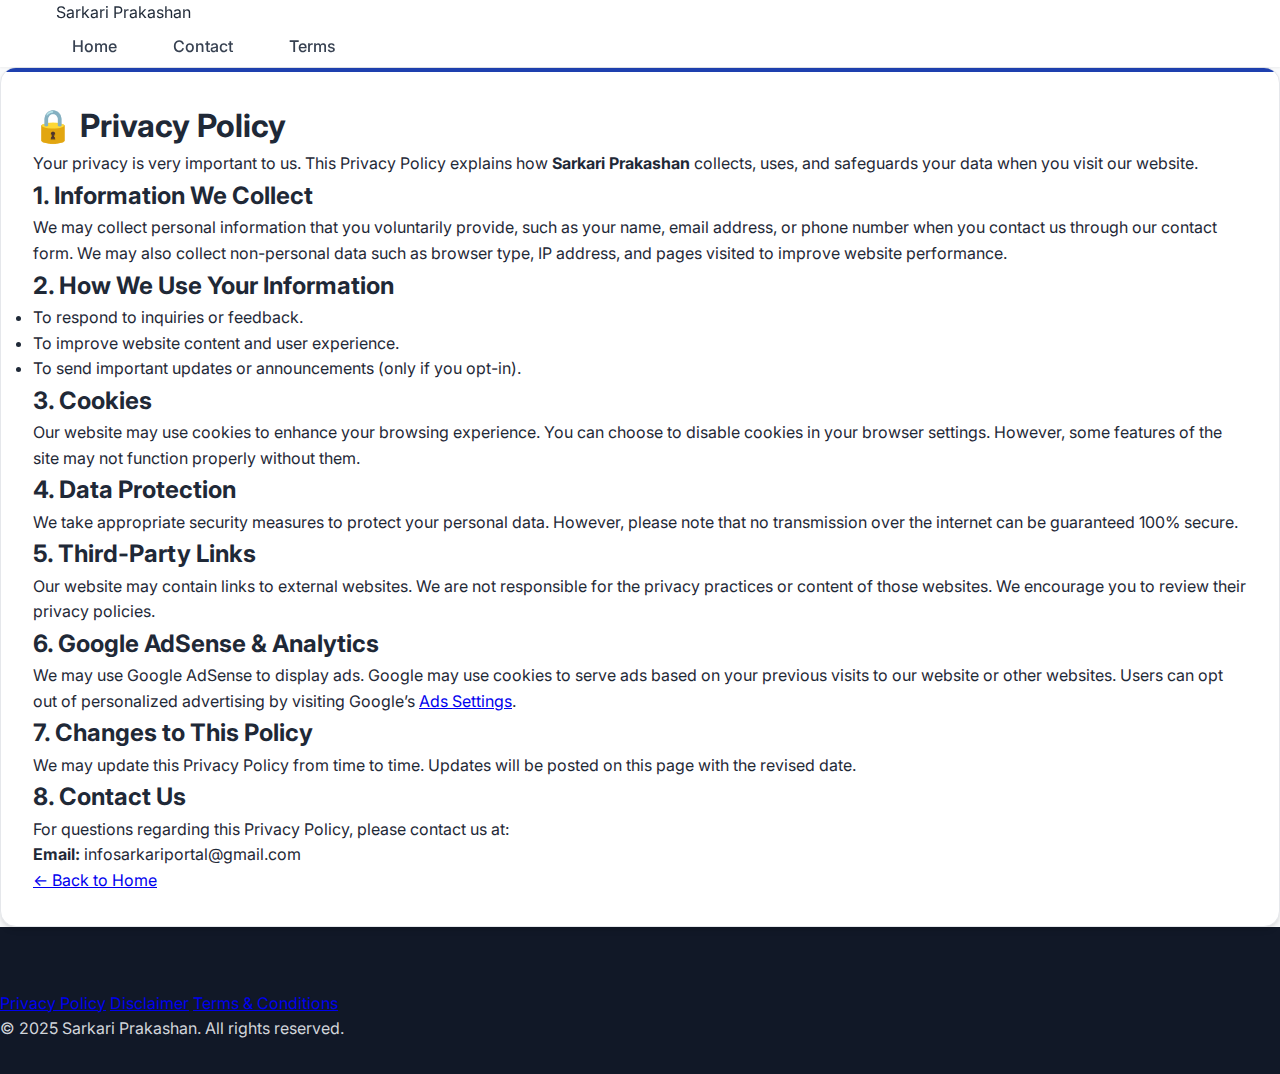
<file: privacy.html>
<!DOCTYPE html>
<html lang="en">
<head>
  <meta charset="UTF-8">
  <meta name="viewport" content="width=device-width, initial-scale=1, maximum-scale=1, user-scalable=no">
  <title>Privacy Policy – Sarkari Prakashan</title>

  <!-- Inter Font -->
  <link href="https://fonts.googleapis.com/css2?family=Inter:wght@400;500;600;700&display=swap" rel="stylesheet">

  <link rel="stylesheet" href="css/styles.css?v=4">
</head>
<body>
  <header class="header">
    <div class="container">
      <div class="brand">Sarkari Prakashan</div>
      <nav class="nav">
        <a href="index.html">Home</a>
        <a href="contact.html">Contact</a>
        <a href="terms.html">Terms</a>
      </nav>
    </div>
  </header>

  <main class="scheme-page">
    <article class="scheme-card">
      <h1>🔒 Privacy Policy</h1>

      <p>
        Your privacy is very important to us. This Privacy Policy explains how 
        <strong>Sarkari Prakashan</strong> collects, uses, and safeguards your data when you visit our website.
      </p>

      <section>
        <h2>1. Information We Collect</h2>
        <p>
          We may collect personal information that you voluntarily provide, such as your name, 
          email address, or phone number when you contact us through our contact form.  
          We may also collect non-personal data such as browser type, IP address, and pages visited 
          to improve website performance.
        </p>
      </section>

      <section>
        <h2>2. How We Use Your Information</h2>
        <ul>
          <li>To respond to inquiries or feedback.</li>
          <li>To improve website content and user experience.</li>
          <li>To send important updates or announcements (only if you opt-in).</li>
        </ul>
      </section>

      <section>
        <h2>3. Cookies</h2>
        <p>
          Our website may use cookies to enhance your browsing experience. You can choose to disable 
          cookies in your browser settings. However, some features of the site may not function properly 
          without them.
        </p>
      </section>

      <section>
        <h2>4. Data Protection</h2>
        <p>
          We take appropriate security measures to protect your personal data. However, please note 
          that no transmission over the internet can be guaranteed 100% secure.
        </p>
      </section>

      <section>
        <h2>5. Third-Party Links</h2>
        <p>
          Our website may contain links to external websites. We are not responsible for the privacy 
          practices or content of those websites. We encourage you to review their privacy policies.
        </p>
      </section>

      <section>
        <h2>6. Google AdSense & Analytics</h2>
        <p>
          We may use Google AdSense to display ads. Google may use cookies to serve ads based on your 
          previous visits to our website or other websites. Users can opt out of personalized advertising 
          by visiting Google’s <a href="https://www.google.com/settings/ads/" target="_blank">Ads Settings</a>.
        </p>
      </section>

      <section>
        <h2>7. Changes to This Policy</h2>
        <p>
          We may update this Privacy Policy from time to time. Updates will be posted on this page 
          with the revised date.
        </p>
      </section>

      <section>
        <h2>8. Contact Us</h2>
        <p>
          For questions regarding this Privacy Policy, please contact us at:<br>
          <strong>Email:</strong> infosarkariportal@gmail.com
        </p>
      </section>

      <a href="index.html" class="button">← Back to Home</a>
    </article>
  </main>

  <footer class="footer">
    <div class="policy-list">
      <a href="privacy.html">Privacy Policy</a>
      <a href="disclaimer.html">Disclaimer</a>
      <a href="terms.html">Terms & Conditions</a>
    </div>
    <p>© 2025 Sarkari Prakashan. All rights reserved.</p>
  </footer>
</body>
</html>
</file>
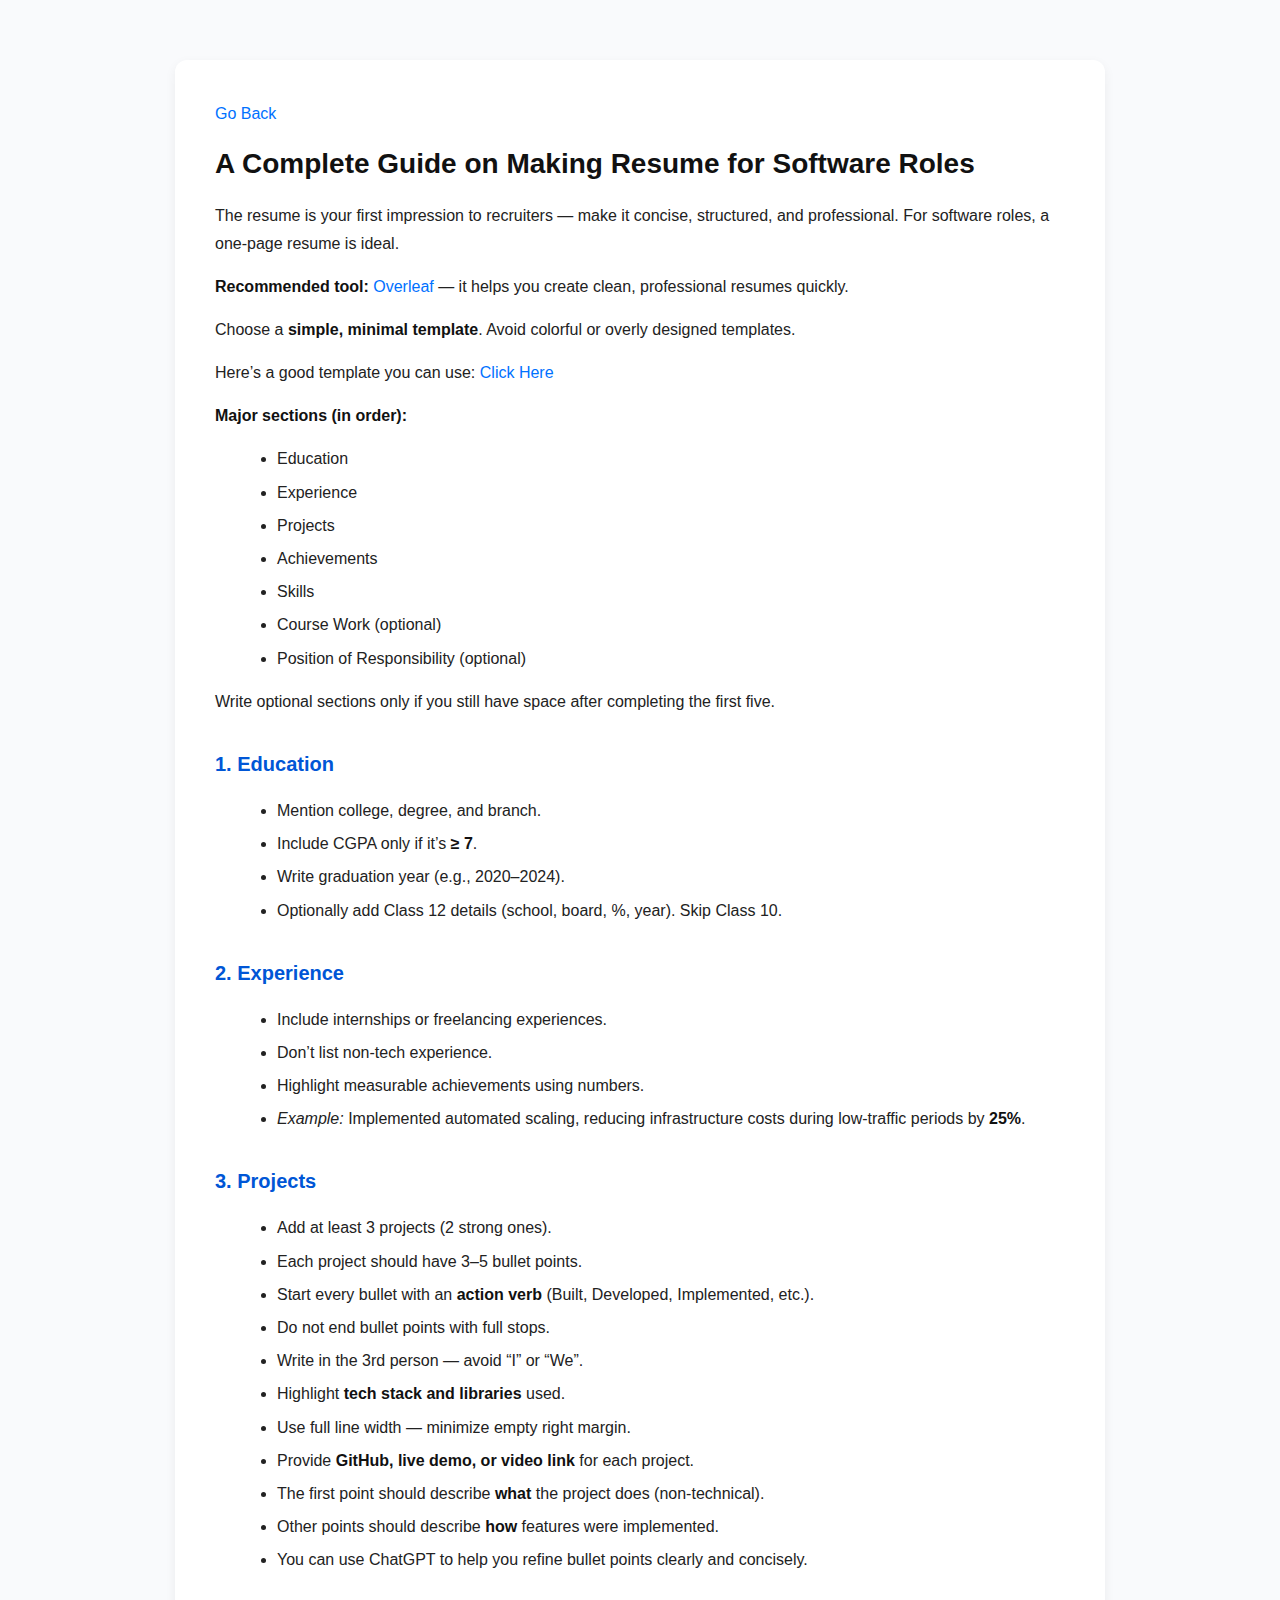
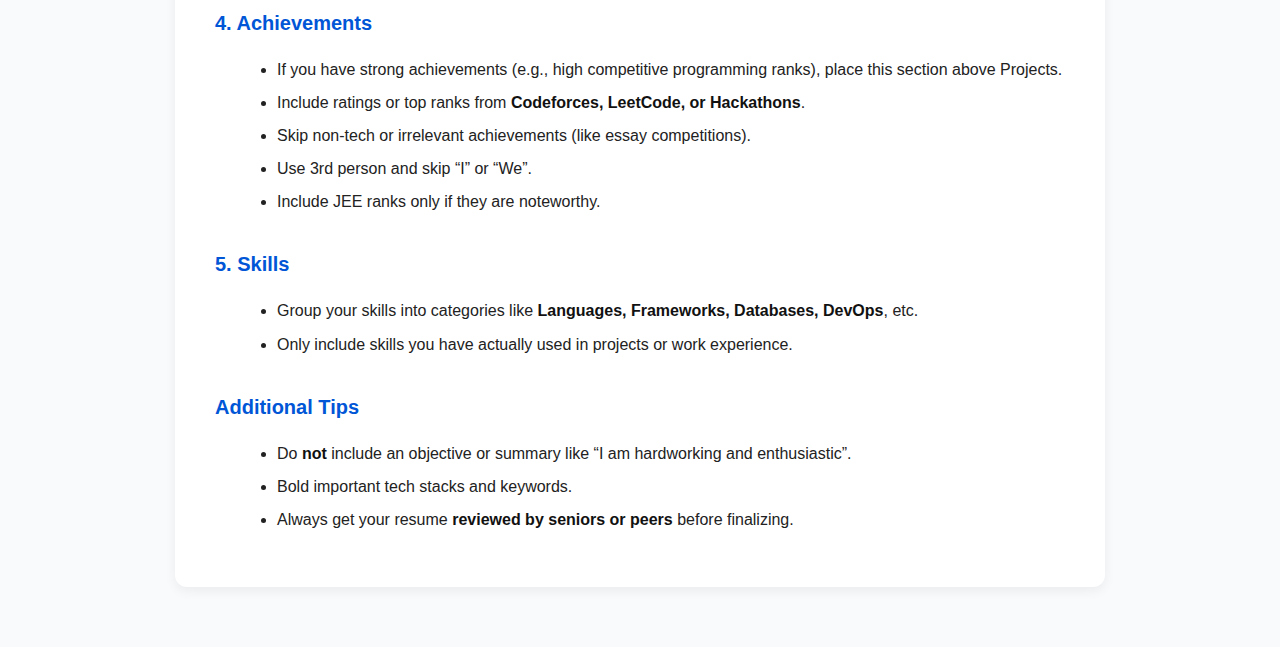
<file: resume-guide.html>
<!DOCTYPE html>
<html lang="en">
<head>
  <meta charset="UTF-8" />
  <meta name="viewport" content="width=device-width, initial-scale=1.0" />
  <title>A Complete Guide on Making Resume for Software Roles</title>

  <style>
    body {
      font-family: "Inter", Arial, sans-serif;
      line-height: 1.7;
      color: #222;
      background-color: #f9fafc;
      margin: 0;
      padding: 0;
    }

    .article-container {
      max-width: 850px;
      margin: 60px auto;
      background: #ffffff;
      border-radius: 12px;
      padding: 40px;
      box-shadow: 0 4px 12px rgba(0, 0, 0, 0.06);
    }

    h1 {
      font-size: 28px;
      color: #111;
      margin-bottom: 20px;
      line-height: 1.3;
    }

    h2 {
      color: #0056d6;
      font-size: 20px;
      margin-top: 32px;
      margin-bottom: 10px;
    }

    p {
      margin-bottom: 14px;
    }

    ul {
      margin-left: 22px;
      margin-bottom: 14px;
    }

    li {
      margin-bottom: 6px;
    }

    a {
      color: #0071ff;
      text-decoration: none;
      transition: color 0.2s ease;
      word-break: break-all;
    }

    a:hover {
      color: #0040aa;
      text-decoration: underline;
    }

    strong {
      color: #111;
    }

    code {
      background-color: #f1f3f9;
      padding: 2px 5px;
      border-radius: 4px;
      font-family: monospace;
    }

    @media (max-width: 600px) {
      .article-container {
        padding: 22px;
        margin: 30px 10px;
      }
      h1 {
        font-size: 22px;
      }
    }
  </style>
</head>

<body>
  <div class="article-container">
         <a href="index.html" class="nav-title">Go Back</a>

    <h1>A Complete Guide on Making Resume for Software Roles</h1>

    <p>The resume is your first impression to recruiters — make it concise, structured, and professional. For software roles, a one-page resume is ideal.</p>

    <p><strong>Recommended tool:</strong> <a href="https://www.overleaf.com" target="_blank">Overleaf</a> — it helps you create clean, professional resumes quickly.</p>

    <p>Choose a <strong>simple, minimal template</strong>. Avoid colorful or overly designed templates.</p>

    <p>Here’s a good template you can use: <a href="https://www.overleaf.com/latex/templates/jakes-resume/syzfjbzwjncs" target="_blank">Click Here</a></p>

    <p><strong>Major sections (in order):</strong></p>
    <ul>
      <li>Education</li>
      <li>Experience</li>
      <li>Projects</li>
      <li>Achievements</li>
      <li>Skills</li>
      <li>Course Work (optional)</li>
      <li>Position of Responsibility (optional)</li>
    </ul>
    <p>Write optional sections only if you still have space after completing the first five.</p>

    <h2>1. Education</h2>
    <ul>
      <li>Mention college, degree, and branch.</li>
      <li>Include CGPA only if it’s <strong>≥ 7</strong>.</li>
      <li>Write graduation year (e.g., 2020–2024).</li>
      <li>Optionally add Class 12 details (school, board, %, year). Skip Class 10.</li>
    </ul>

    <h2>2. Experience</h2>
    <ul>
      <li>Include internships or freelancing experiences.</li>
      <li>Don’t list non-tech experience.</li>
      <li>Highlight measurable achievements using numbers.</li>
      <li><em>Example:</em> Implemented automated scaling, reducing infrastructure costs during low-traffic periods by <strong>25%</strong>.</li>
    </ul>

    <h2>3. Projects</h2>
    <ul>
      <li>Add at least 3 projects (2 strong ones).</li>
      <li>Each project should have 3–5 bullet points.</li>
      <li>Start every bullet with an <strong>action verb</strong> (Built, Developed, Implemented, etc.).</li>
      <li>Do not end bullet points with full stops.</li>
      <li>Write in the 3rd person — avoid “I” or “We”.</li>
      <li>Highlight <strong>tech stack and libraries</strong> used.</li>
      <li>Use full line width — minimize empty right margin.</li>
      <li>Provide <strong>GitHub, live demo, or video link</strong> for each project.</li>
      <li>The first point should describe <strong>what</strong> the project does (non-technical).</li>
      <li>Other points should describe <strong>how</strong> features were implemented.</li>
      <li>You can use ChatGPT to help you refine bullet points clearly and concisely.</li>
    </ul>

    <h2>4. Achievements</h2>
    <ul>
      <li>If you have strong achievements (e.g., high competitive programming ranks), place this section above Projects.</li>
      <li>Include ratings or top ranks from <strong>Codeforces, LeetCode, or Hackathons</strong>.</li>
      <li>Skip non-tech or irrelevant achievements (like essay competitions).</li>
      <li>Use 3rd person and skip “I” or “We”.</li>
      <li>Include JEE ranks only if they are noteworthy.</li>
    </ul>

    <h2>5. Skills</h2>
    <ul>
      <li>Group your skills into categories like <strong>Languages, Frameworks, Databases, DevOps</strong>, etc.</li>
      <li>Only include skills you have actually used in projects or work experience.</li>
    </ul>

    <h2>Additional Tips</h2>
    <ul>
      <li>Do <strong>not</strong> include an objective or summary like “I am hardworking and enthusiastic”.</li>
      <li>Bold important tech stacks and keywords.</li>
      <li>Always get your resume <strong>reviewed by seniors or peers</strong> before finalizing.</li>
    </ul>
  </div>
</body>
</html>
</file>
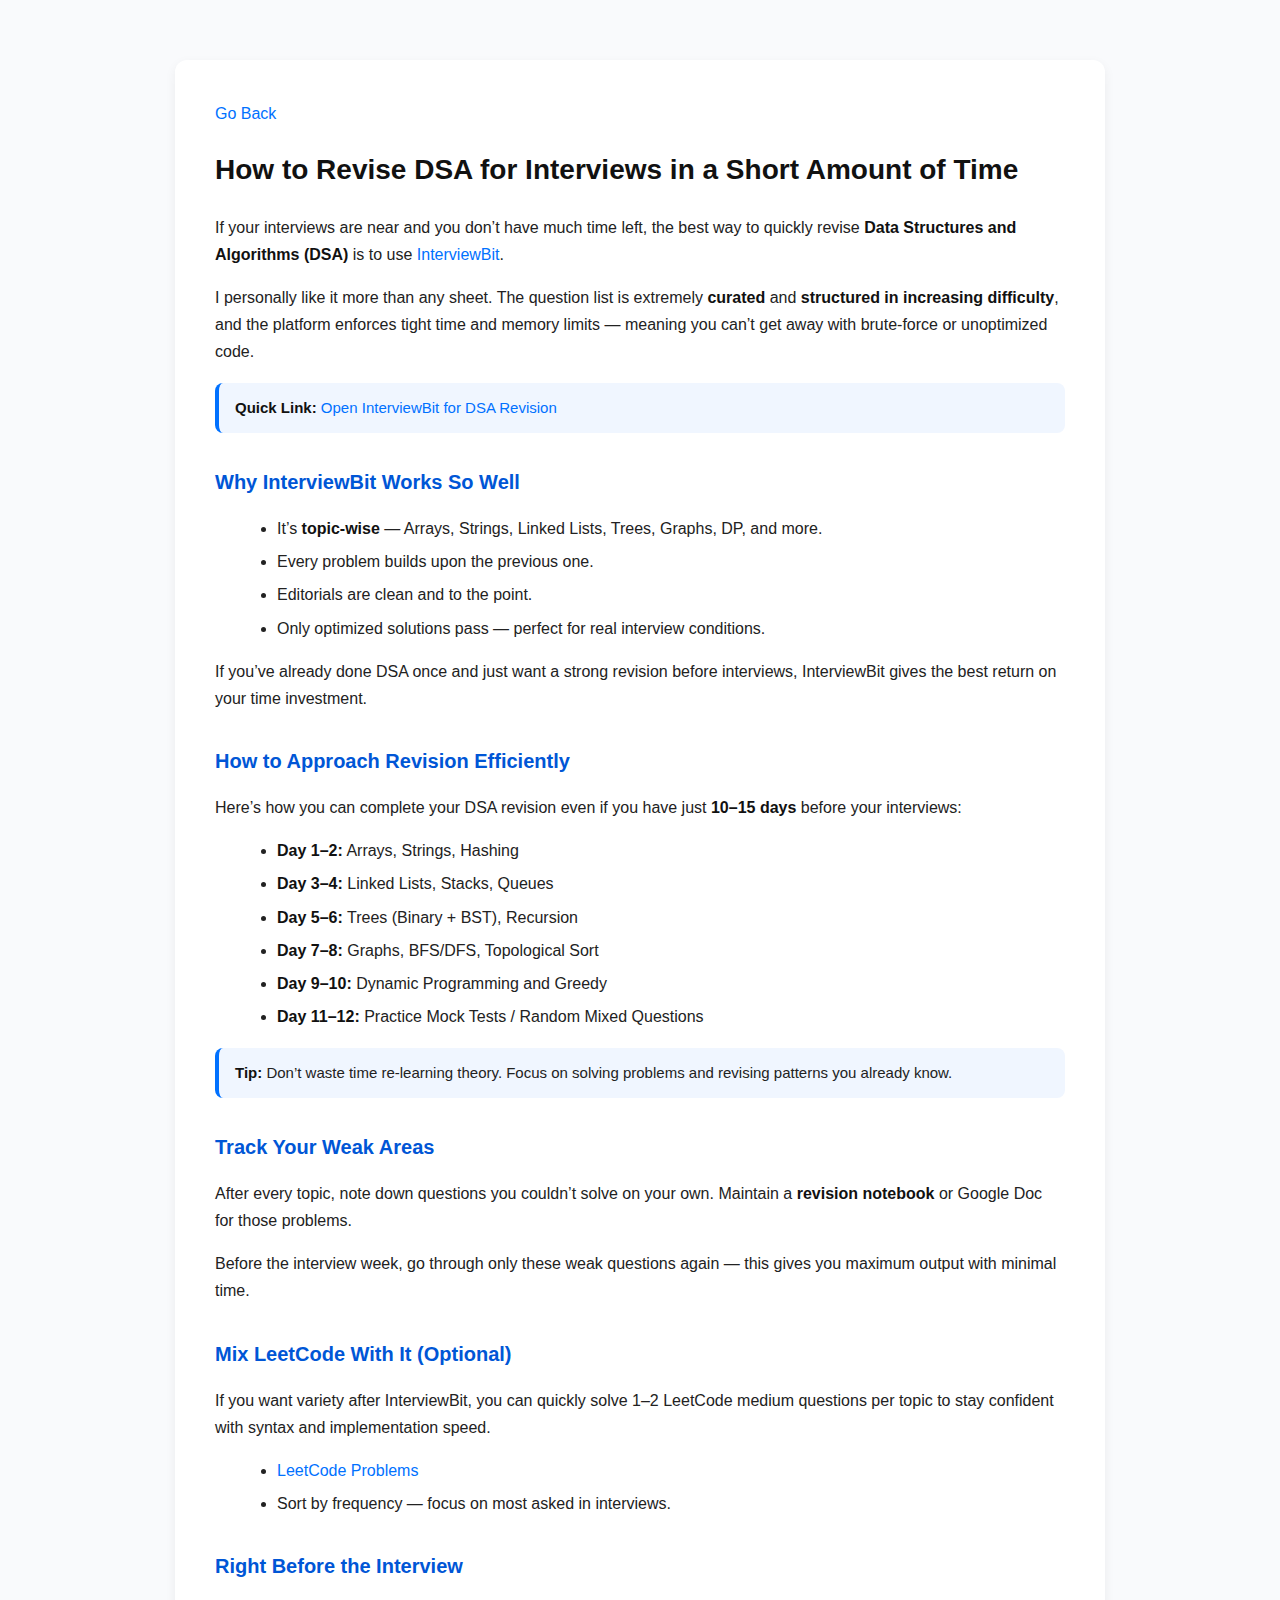
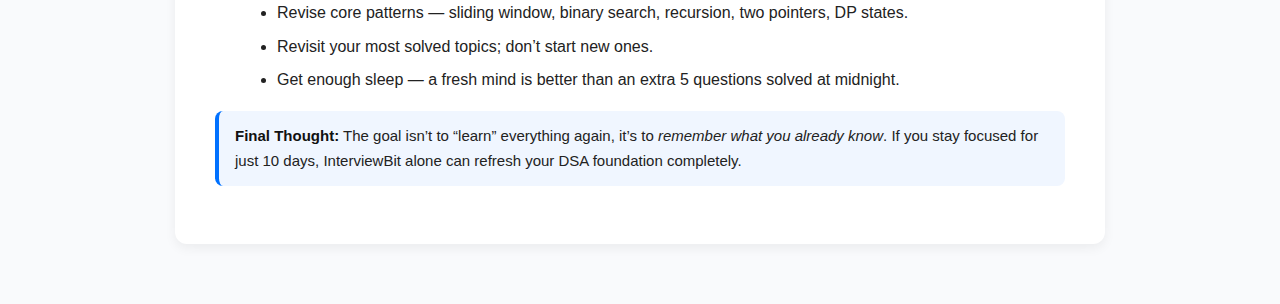
<file: revise-dsa-for-interviews.html>
<!DOCTYPE html>
<html lang="en">
<head>
  <meta charset="UTF-8" />
  <meta name="viewport" content="width=device-width, initial-scale=1.0" />
  <title>How to Revise DSA for Interviews in a Short Amount of Time</title>
  <meta name="description" content="Learn how to revise DSA fast for interviews using InterviewBit and a 10-day focused plan to strengthen problem-solving and recall important patterns.">

  <style>
    body {
      font-family: "Inter", Arial, sans-serif;
      background-color: #f9fafc;
      color: #222;
      line-height: 1.7;
      margin: 0;
      padding: 0;
    }

    .article-container {
      max-width: 850px;
      margin: 60px auto;
      background: #fff;
      border-radius: 12px;
      padding: 40px;
      box-shadow: 0 4px 12px rgba(0, 0, 0, 0.06);
    }

    h1 {
      font-size: 28px;
      color: #111;
      margin-bottom: 20px;
    }

    h2 {
      font-size: 20px;
      color: #0056d6;
      margin-top: 32px;
      margin-bottom: 12px;
    }

    p {
      margin-bottom: 14px;
    }

    ul {
      margin-left: 22px;
      margin-bottom: 14px;
    }

    li {
      margin-bottom: 6px;
    }

    a {
      color: #0071ff;
      text-decoration: none;
      transition: color 0.2s ease;
      word-break: break-all;
    }

    a:hover {
      color: #0040aa;
      text-decoration: underline;
    }

    .highlight-box {
      background-color: #f0f6ff;
      border-left: 4px solid #0071ff;
      padding: 12px 16px;
      margin: 18px 0;
      border-radius: 8px;
      font-size: 15px;
    }

    strong {
      color: #111;
    }

    @media (max-width: 600px) {
      .article-container {
        padding: 22px;
        margin: 30px 10px;
      }
      h1 {
        font-size: 22px;
      }
    }
  </style>
</head>

<body>
  <div class="article-container">
             <a href="index.html" class="nav-title">Go Back</a>

    <h1>How to Revise DSA for Interviews in a Short Amount of Time</h1>

    <p>If your interviews are near and you don’t have much time left, the best way to quickly revise <strong>Data Structures and Algorithms (DSA)</strong> is to use <a href="https://www.interviewbit.com/courses/programming/" target="_blank">InterviewBit</a>.</p>

    <p>I personally like it more than any sheet. The question list is extremely <strong>curated</strong> and <strong>structured in increasing difficulty</strong>, and the platform enforces tight time and memory limits — meaning you can’t get away with brute-force or unoptimized code.</p>

    <div class="highlight-box">
      <strong>Quick Link:</strong> <a href="https://www.interviewbit.com/courses/programming/" target="_blank">Open InterviewBit for DSA Revision</a>
    </div>

    <h2>Why InterviewBit Works So Well</h2>
    <ul>
      <li>It’s <strong>topic-wise</strong> — Arrays, Strings, Linked Lists, Trees, Graphs, DP, and more.</li>
      <li>Every problem builds upon the previous one.</li>
      <li>Editorials are clean and to the point.</li>
      <li>Only optimized solutions pass — perfect for real interview conditions.</li>
    </ul>

    <p>If you’ve already done DSA once and just want a strong revision before interviews, InterviewBit gives the best return on your time investment.</p>

    <h2>How to Approach Revision Efficiently</h2>
    <p>Here’s how you can complete your DSA revision even if you have just <strong>10–15 days</strong> before your interviews:</p>

    <ul>
      <li><strong>Day 1–2:</strong> Arrays, Strings, Hashing</li>
      <li><strong>Day 3–4:</strong> Linked Lists, Stacks, Queues</li>
      <li><strong>Day 5–6:</strong> Trees (Binary + BST), Recursion</li>
      <li><strong>Day 7–8:</strong> Graphs, BFS/DFS, Topological Sort</li>
      <li><strong>Day 9–10:</strong> Dynamic Programming and Greedy</li>
      <li><strong>Day 11–12:</strong> Practice Mock Tests / Random Mixed Questions</li>
    </ul>

    <div class="highlight-box">
      <strong>Tip:</strong> Don’t waste time re-learning theory. Focus on solving problems and revising patterns you already know.
    </div>

    <h2>Track Your Weak Areas</h2>
    <p>After every topic, note down questions you couldn’t solve on your own. Maintain a <strong>revision notebook</strong> or Google Doc for those problems.</p>
    <p>Before the interview week, go through only these weak questions again — this gives you maximum output with minimal time.</p>

    <h2>Mix LeetCode With It (Optional)</h2>
    <p>If you want variety after InterviewBit, you can quickly solve 1–2 LeetCode medium questions per topic to stay confident with syntax and implementation speed.</p>
    <ul>
      <li><a href="https://leetcode.com/problemset/all/" target="_blank">LeetCode Problems</a></li>
      <li>Sort by frequency — focus on most asked in interviews.</li>
    </ul>

    <h2>Right Before the Interview</h2>
    <ul>
      <li>Revise core patterns — sliding window, binary search, recursion, two pointers, DP states.</li>
      <li>Revisit your most solved topics; don’t start new ones.</li>
      <li>Get enough sleep — a fresh mind is better than an extra 5 questions solved at midnight.</li>
    </ul>

    <div class="highlight-box">
      <strong>Final Thought:</strong> The goal isn’t to “learn” everything again, it’s to <em>remember what you already know</em>. If you stay focused for just 10 days, InterviewBit alone can refresh your DSA foundation completely.
    </div>
  </div>
</body>
</html>
</file>
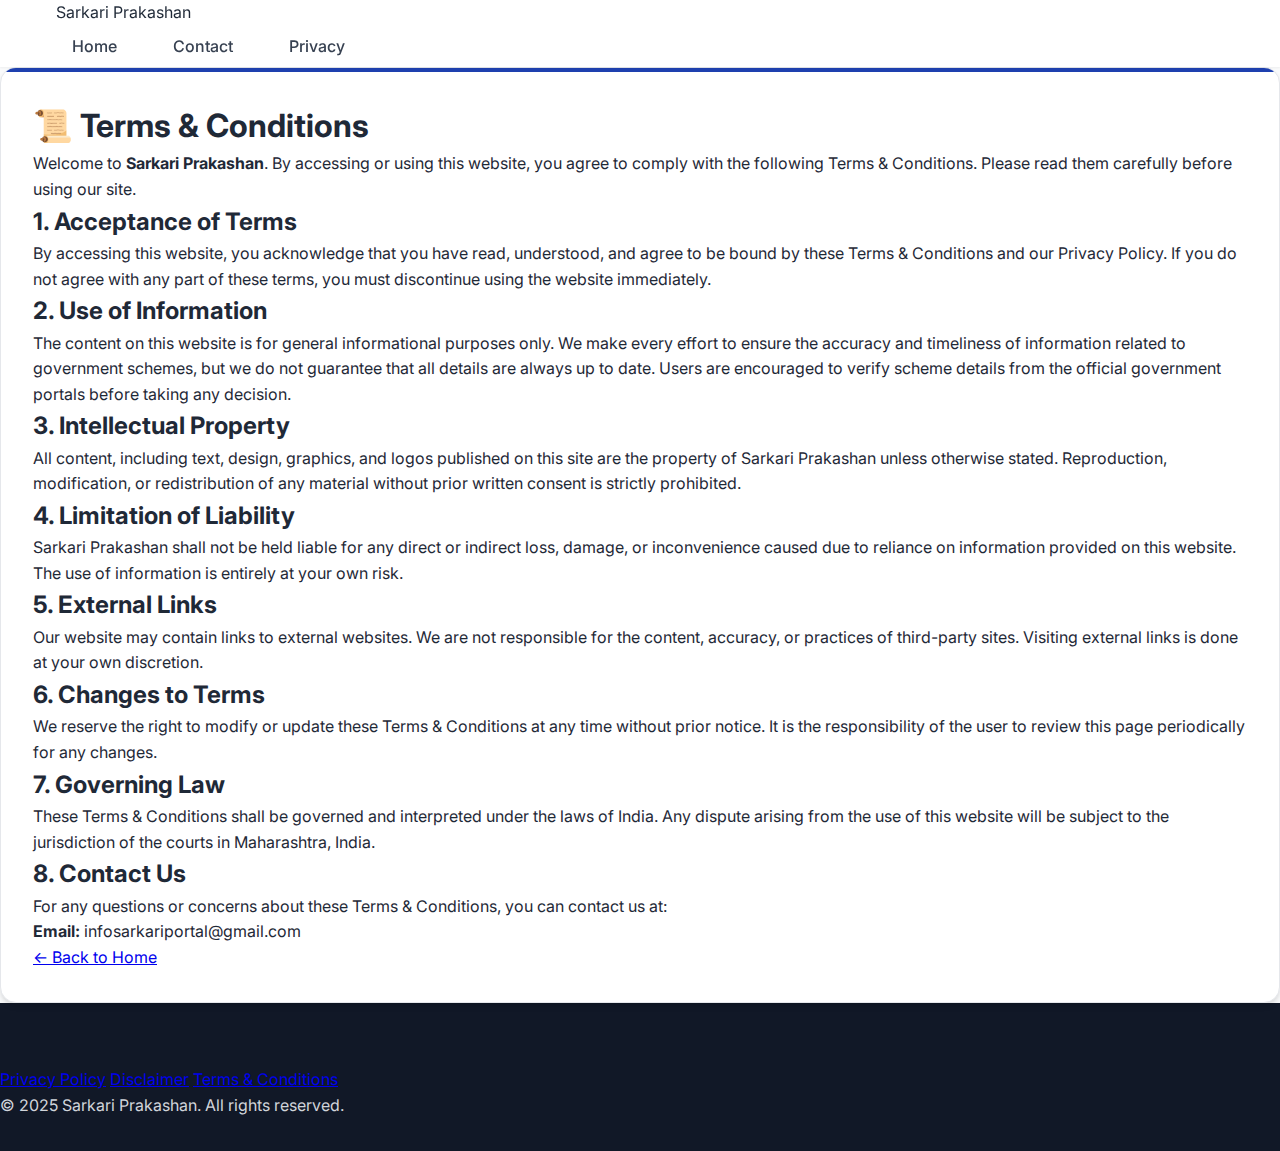
<file: terms.html>
<!DOCTYPE html>
<html lang="en">
<head>
  <meta charset="UTF-8">
  <meta name="viewport" content="width=device-width, initial-scale=1, maximum-scale=1, user-scalable=no">
  <title>Terms & Conditions – Sarkari Prakashan</title>

  <!-- Inter Font -->
  <link href="https://fonts.googleapis.com/css2?family=Inter:wght@400;500;600;700&display=swap" rel="stylesheet">

  <link rel="stylesheet" href="css/styles.css?v=4">
</head>
<body>
  <header class="header">
    <div class="container">
      <div class="brand">Sarkari Prakashan</div>
      <nav class="nav">
        <a href="index.html">Home</a>
        <a href="contact.html">Contact</a>
        <a href="privacy.html">Privacy</a>
      </nav>
    </div>
  </header>

  <main class="scheme-page">
    <article class="scheme-card">
      <h1>📜 Terms & Conditions</h1>

      <p>
        Welcome to <strong>Sarkari Prakashan</strong>. By accessing or using this website, you agree to 
        comply with the following Terms & Conditions. Please read them carefully before using our site.
      </p>

      <section>
        <h2>1. Acceptance of Terms</h2>
        <p>
          By accessing this website, you acknowledge that you have read, understood, and agree to 
          be bound by these Terms & Conditions and our Privacy Policy. If you do not agree with 
          any part of these terms, you must discontinue using the website immediately.
        </p>
      </section>

      <section>
        <h2>2. Use of Information</h2>
        <p>
          The content on this website is for general informational purposes only. 
          We make every effort to ensure the accuracy and timeliness of information related to 
          government schemes, but we do not guarantee that all details are always up to date. 
          Users are encouraged to verify scheme details from the official government portals 
          before taking any decision.
        </p>
      </section>

      <section>
        <h2>3. Intellectual Property</h2>
        <p>
          All content, including text, design, graphics, and logos published on this site are the 
          property of Sarkari Prakashan unless otherwise stated. Reproduction, modification, or 
          redistribution of any material without prior written consent is strictly prohibited.
        </p>
      </section>

      <section>
        <h2>4. Limitation of Liability</h2>
        <p>
          Sarkari Prakashan shall not be held liable for any direct or indirect loss, damage, or 
          inconvenience caused due to reliance on information provided on this website. 
          The use of information is entirely at your own risk.
        </p>
      </section>

      <section>
        <h2>5. External Links</h2>
        <p>
          Our website may contain links to external websites. We are not responsible for the 
          content, accuracy, or practices of third-party sites. Visiting external links is done 
          at your own discretion.
        </p>
      </section>

      <section>
        <h2>6. Changes to Terms</h2>
        <p>
          We reserve the right to modify or update these Terms & Conditions at any time 
          without prior notice. It is the responsibility of the user to review this page 
          periodically for any changes.
        </p>
      </section>

      <section>
        <h2>7. Governing Law</h2>
        <p>
          These Terms & Conditions shall be governed and interpreted under the laws of India. 
          Any dispute arising from the use of this website will be subject to the jurisdiction 
          of the courts in Maharashtra, India.
        </p>
      </section>

      <section>
        <h2>8. Contact Us</h2>
        <p>
          For any questions or concerns about these Terms & Conditions, you can contact us at:<br>
          <strong>Email:</strong> infosarkariportal@gmail.com <br>
          
        </p>
      </section>

      <a href="index.html" class="button">← Back to Home</a>
    </article>
  </main>

  <footer class="footer">
    <div class="policy-list">
      <a href="privacy.html">Privacy Policy</a>
      <a href="disclaimer.html">Disclaimer</a>
      <a href="terms.html">Terms & Conditions</a>
    </div>
    <p>© 2025 Sarkari Prakashan. All rights reserved.</p>
  </footer>
</body>
</html>
</file>
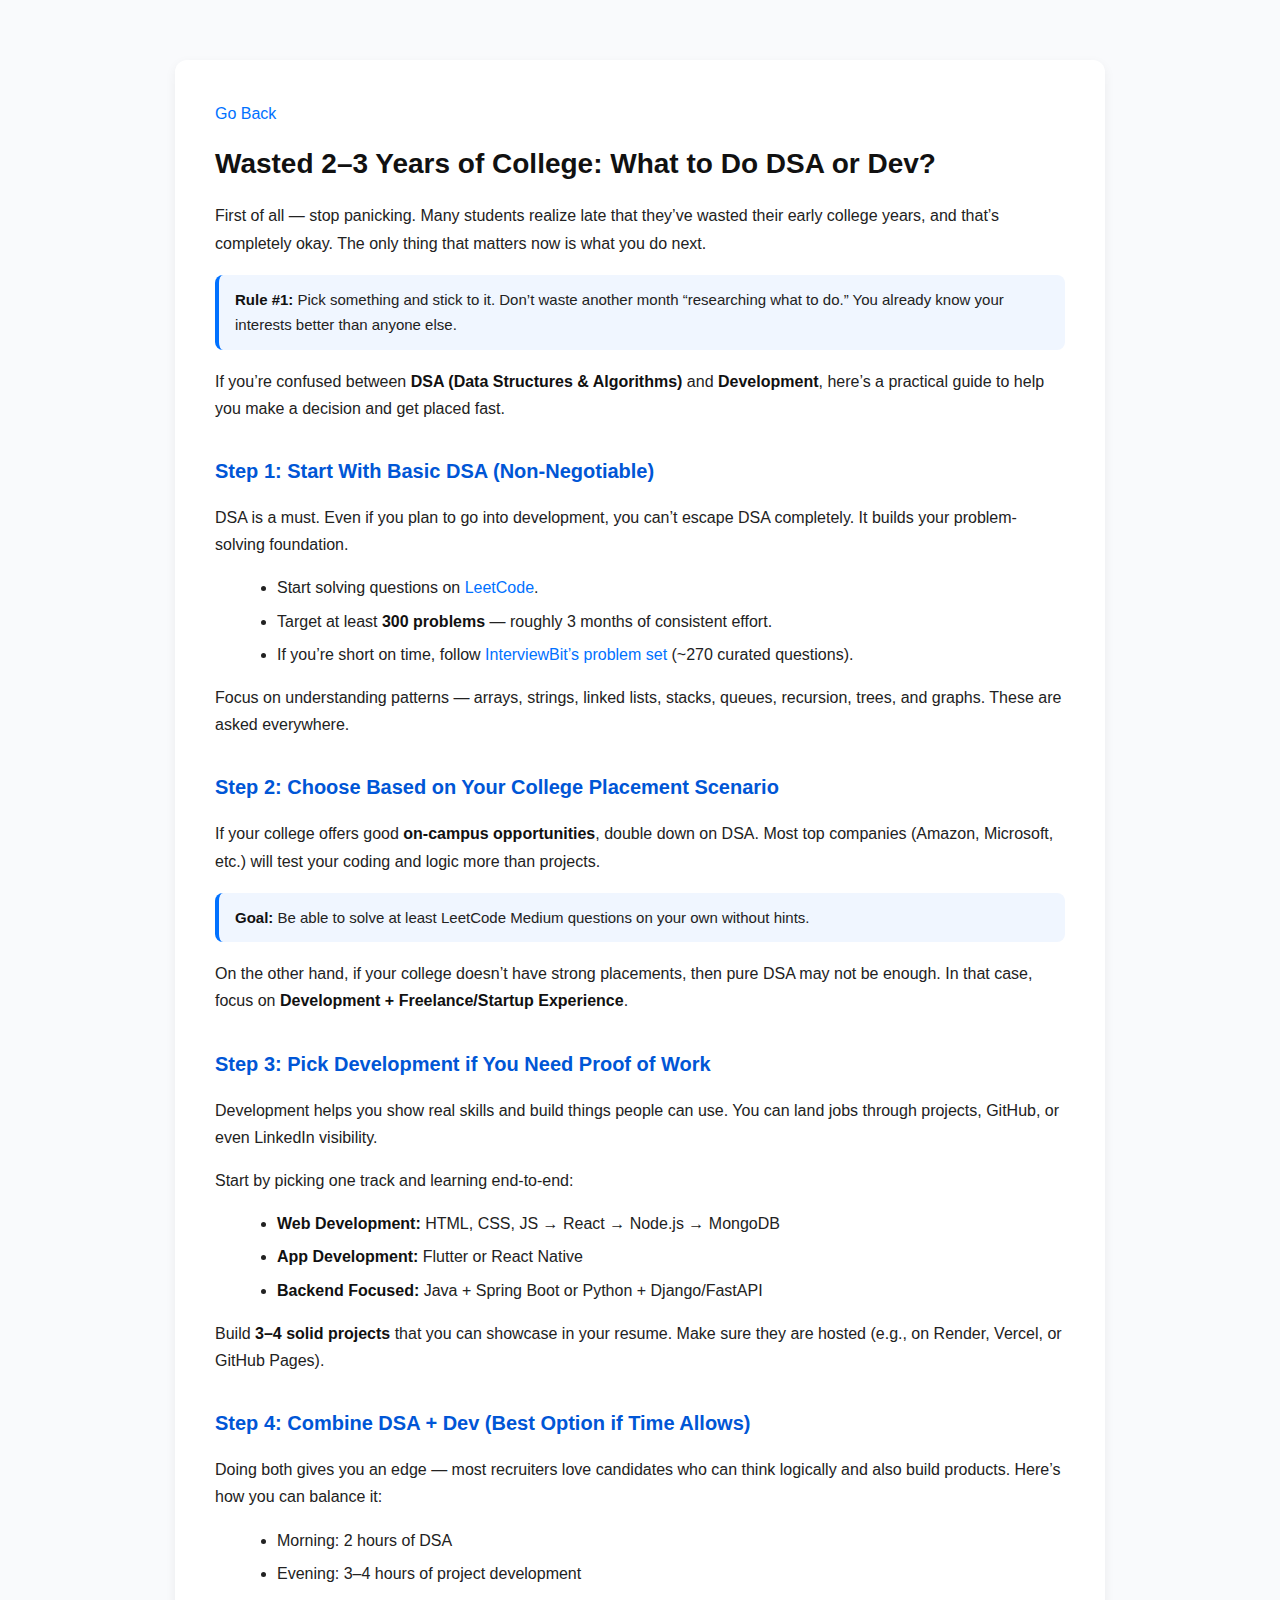
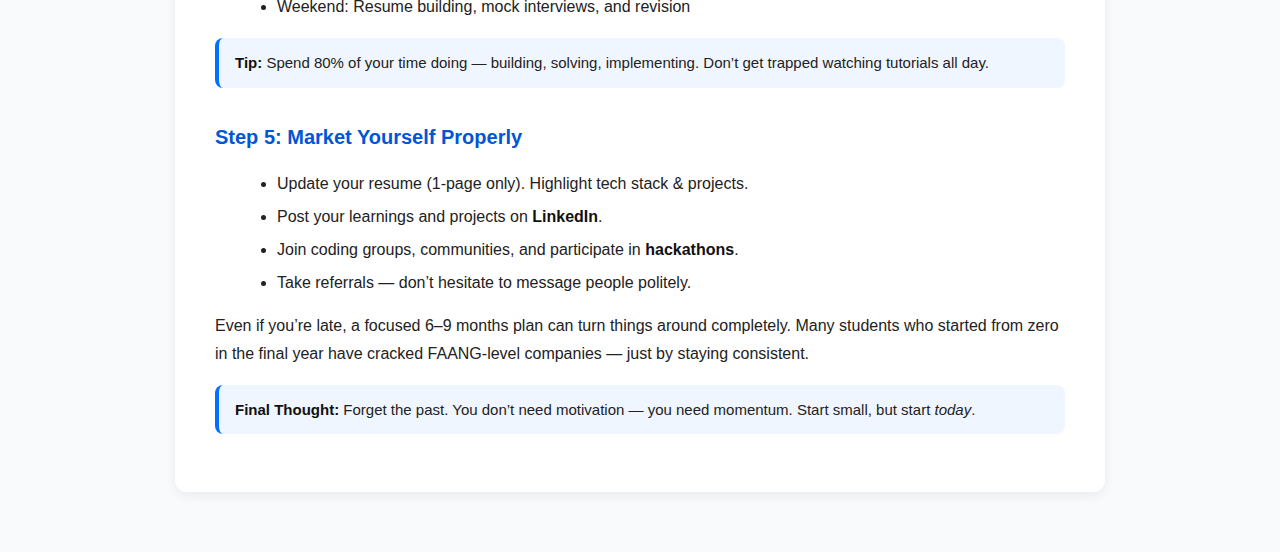
<file: wasted-years-dsa-or-dev.html>
<!DOCTYPE html>
<html lang="en">
<head>
  <meta charset="UTF-8" />
  <meta name="viewport" content="width=device-width, initial-scale=1.0" />
  <title>Wasted 2–3 Years of College? What to Do (DSA or Dev) to Get a Good Placement</title>
  <meta name="description" content="If you wasted a few college years and are now serious about getting placed, here's how to choose between DSA and Development and get back on track quickly.">

  <style>
    body {
      font-family: "Inter", Arial, sans-serif;
      line-height: 1.7;
      color: #222;
      background-color: #f9fafc;
      margin: 0;
      padding: 0;
    }

    .article-container {
      max-width: 850px;
      margin: 60px auto;
      background: #ffffff;
      border-radius: 12px;
      padding: 40px;
      box-shadow: 0 4px 12px rgba(0, 0, 0, 0.06);
    }

    h1 {
      font-size: 28px;
      color: #111;
      margin-bottom: 20px;
      line-height: 1.3;
    }

    h2 {
      color: #0056d6;
      font-size: 20px;
      margin-top: 32px;
      margin-bottom: 10px;
    }

    p {
      margin-bottom: 14px;
    }

    ul {
      margin-left: 22px;
      margin-bottom: 14px;
    }

    li {
      margin-bottom: 6px;
    }

    a {
      color: #0071ff;
      text-decoration: none;
      transition: color 0.2s ease;
      word-break: break-all;
    }

    a:hover {
      color: #0040aa;
      text-decoration: underline;
    }

    strong {
      color: #111;
    }

    .highlight-box {
      background-color: #f0f6ff;
      border-left: 4px solid #0071ff;
      padding: 12px 16px;
      margin: 18px 0;
      border-radius: 8px;
      font-size: 15px;
    }

    @media (max-width: 600px) {
      .article-container {
        padding: 22px;
        margin: 30px 10px;
      }
      h1 {
        font-size: 22px;
      }
    }
  </style>
</head>

<body>
  <div class="article-container">
         <a href="index.html" class="nav-title">Go Back</a>

    <h1>Wasted 2–3 Years of College: What to Do DSA or Dev?</h1>

    <p>First of all — stop panicking. Many students realize late that they’ve wasted their early college years, and that’s completely okay. The only thing that matters now is what you do next.</p>

    <div class="highlight-box">
      <strong>Rule #1:</strong> Pick something and stick to it. Don’t waste another month “researching what to do.” You already know your interests better than anyone else.
    </div>

    <p>If you’re confused between <strong>DSA (Data Structures & Algorithms)</strong> and <strong>Development</strong>, here’s a practical guide to help you make a decision and get placed fast.</p>

    <h2>Step 1: Start With Basic DSA (Non-Negotiable)</h2>
    <p>DSA is a must. Even if you plan to go into development, you can’t escape DSA completely. It builds your problem-solving foundation.</p>

    <ul>
      <li>Start solving questions on <a href="https://leetcode.com" target="_blank">LeetCode</a>.</li>
      <li>Target at least <strong>300 problems</strong> — roughly 3 months of consistent effort.</li>
      <li>If you’re short on time, follow <a href="https://www.interviewbit.com/courses/programming/" target="_blank">InterviewBit’s problem set</a> (~270 curated questions).</li>
    </ul>

    <p>Focus on understanding patterns — arrays, strings, linked lists, stacks, queues, recursion, trees, and graphs. These are asked everywhere.</p>

    <h2>Step 2: Choose Based on Your College Placement Scenario</h2>
    <p>If your college offers good <strong>on-campus opportunities</strong>, double down on DSA. Most top companies (Amazon, Microsoft, etc.) will test your coding and logic more than projects.</p>

    <div class="highlight-box">
      <strong>Goal:</strong> Be able to solve at least LeetCode Medium questions on your own without hints.
    </div>

    <p>On the other hand, if your college doesn’t have strong placements, then pure DSA may not be enough. In that case, focus on <strong>Development + Freelance/Startup Experience</strong>.</p>

    <h2>Step 3: Pick Development if You Need Proof of Work</h2>
    <p>Development helps you show real skills and build things people can use. You can land jobs through projects, GitHub, or even LinkedIn visibility.</p>

    <p>Start by picking one track and learning end-to-end:</p>
    <ul>
      <li><strong>Web Development:</strong> HTML, CSS, JS → React → Node.js → MongoDB</li>
      <li><strong>App Development:</strong> Flutter or React Native</li>
      <li><strong>Backend Focused:</strong> Java + Spring Boot or Python + Django/FastAPI</li>
    </ul>

    <p>Build <strong>3–4 solid projects</strong> that you can showcase in your resume. Make sure they are hosted (e.g., on Render, Vercel, or GitHub Pages).</p>

    <h2>Step 4: Combine DSA + Dev (Best Option if Time Allows)</h2>
    <p>Doing both gives you an edge — most recruiters love candidates who can think logically and also build products. Here’s how you can balance it:</p>

    <ul>
      <li>Morning: 2 hours of DSA</li>
      <li>Evening: 3–4 hours of project development</li>
      <li>Weekend: Resume building, mock interviews, and revision</li>
    </ul>

    <div class="highlight-box">
      <strong>Tip:</strong> Spend 80% of your time doing — building, solving, implementing. Don’t get trapped watching tutorials all day.
    </div>

    <h2>Step 5: Market Yourself Properly</h2>
    <ul>
      <li>Update your resume (1-page only). Highlight tech stack & projects.</li>
      <li>Post your learnings and projects on <strong>LinkedIn</strong>.</li>
      <li>Join coding groups, communities, and participate in <strong>hackathons</strong>.</li>
      <li>Take referrals — don’t hesitate to message people politely.</li>
    </ul>

    <p>Even if you’re late, a focused 6–9 months plan can turn things around completely. Many students who started from zero in the final year have cracked FAANG-level companies — just by staying consistent.</p>

    <div class="highlight-box">
      <strong>Final Thought:</strong> Forget the past. You don’t need motivation — you need momentum. Start small, but start <em>today</em>.
    </div>
  </div>
</body>
</html>
</file>
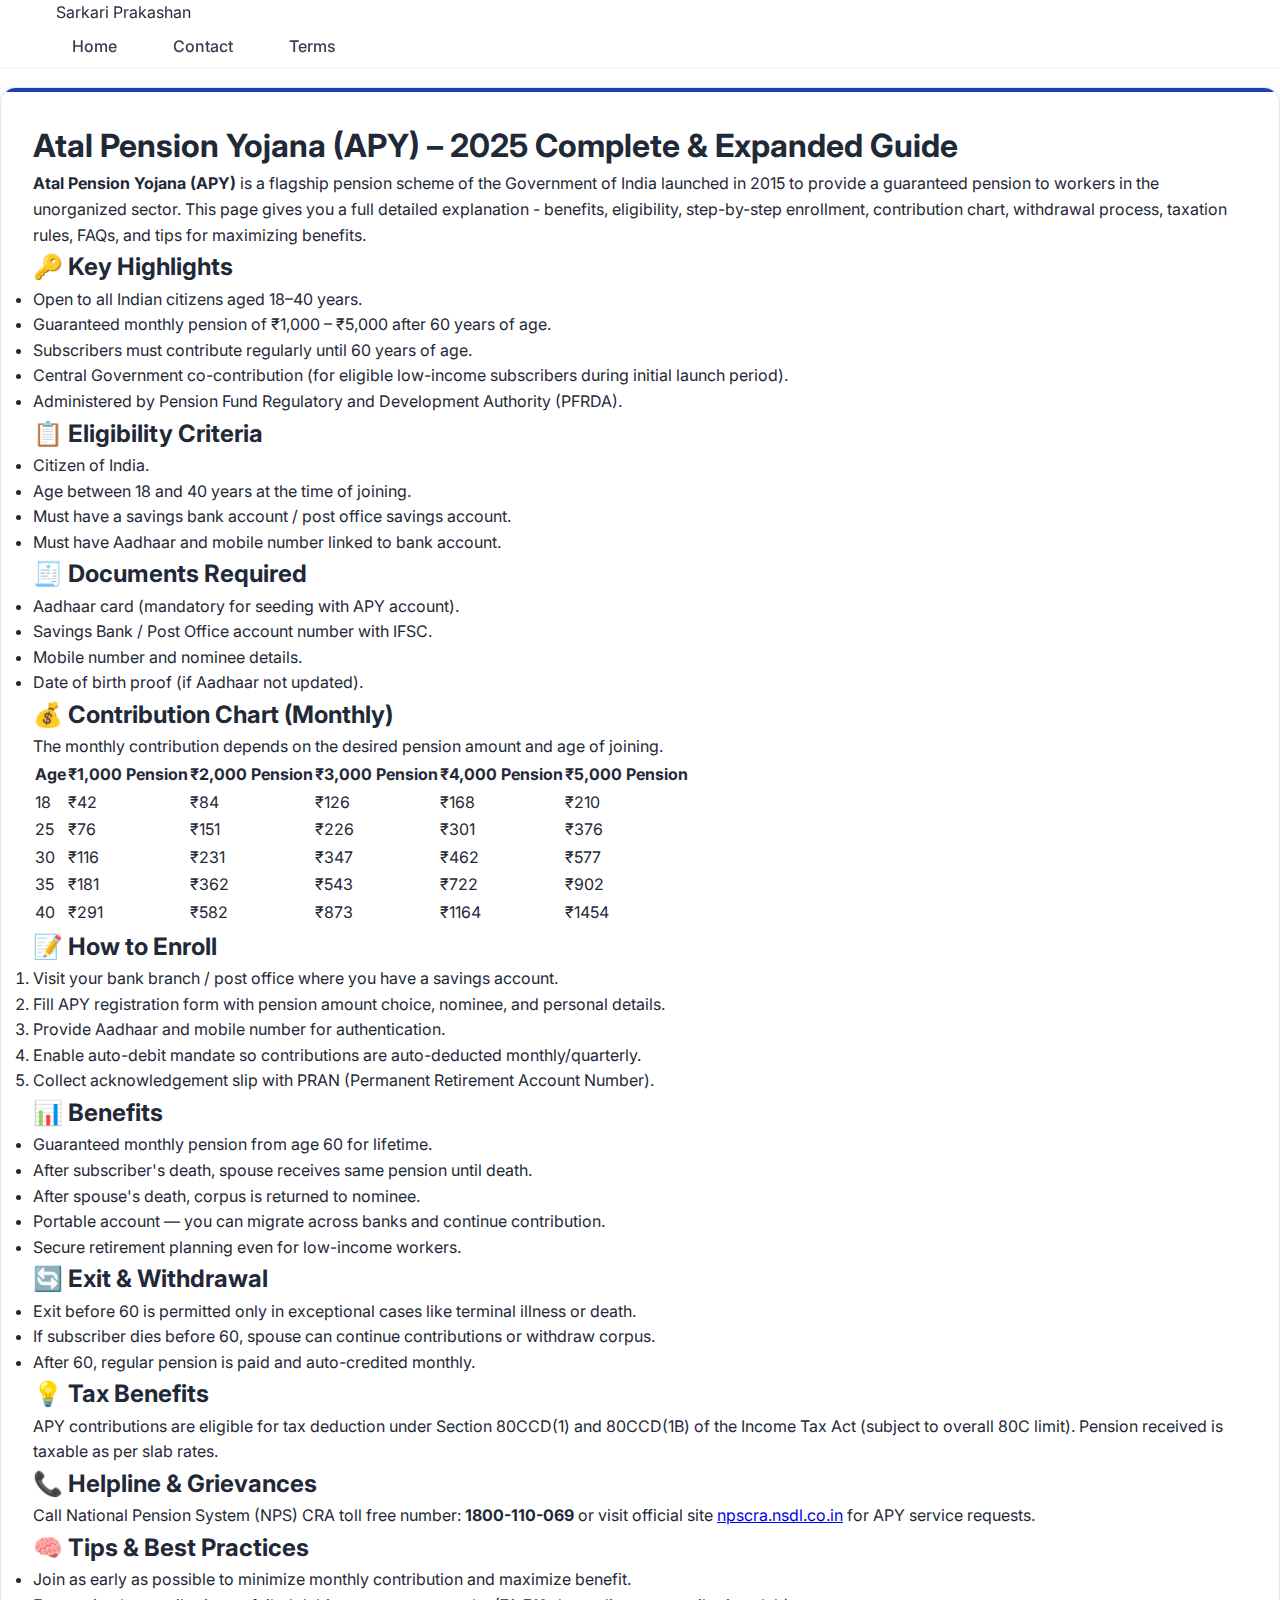
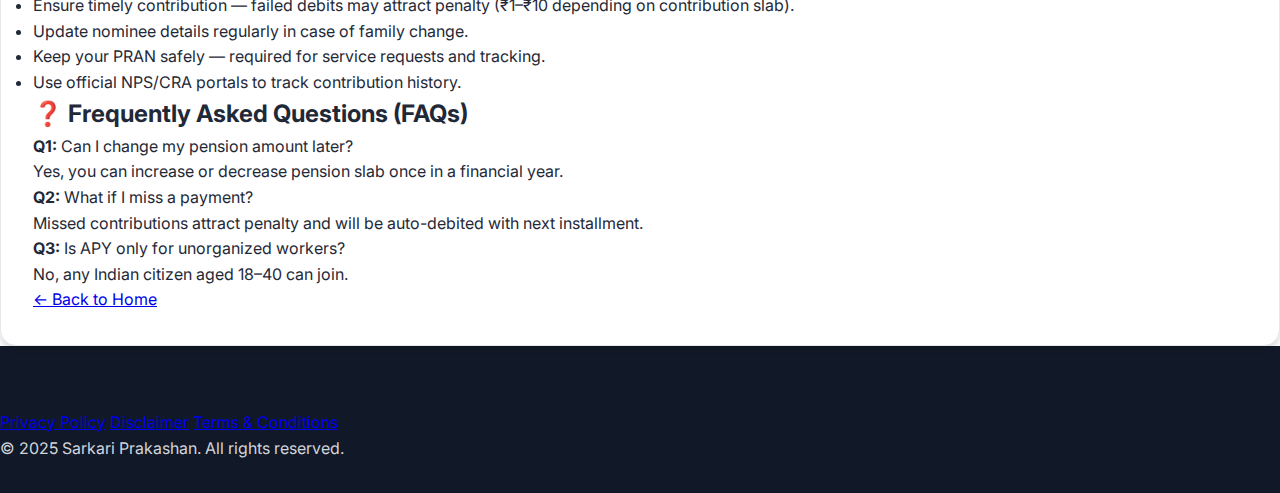
<file: schemes/atal-pension.html>
<!DOCTYPE html>
<html lang="en">
<head>
  <meta charset="UTF-8">
  <meta name="viewport" content="width=device-width, initial-scale=1, maximum-scale=1, user-scalable=no">
  <title>Atal Pension Yojana (APY) – Complete 2025 Guide</title>
  <meta name="description" content="Atal Pension Yojana (APY) – eligibility, monthly contribution chart, benefits, pension amount, and how to apply online/offline.">
<meta name="keywords" content="atal pension yojana, apy scheme, apy calculator, apy registration, pension scheme india, retirement scheme">
<link rel="canonical" href="https://sarkari-prakashan.com/schemes/atal-pension.html">
<meta name="google-adsense-account" content="ca-pub-9434690968637455">

  <!-- ✅ Google AdSense Script (Required for Ads to Work) -->
  <script async src="https://pagead2.googlesyndication.com/pagead/js/adsbygoogle.js?client=ca-pub-9434690968637455" crossorigin="anonymous"></script>

   <!-- Google tag (gtag.js) -->
<script async src="https://www.googletagmanager.com/gtag/js?id=G-ZS4P6QW7KB"></script>
<script>
  window.dataLayer = window.dataLayer || [];
  function gtag(){dataLayer.push(arguments);}
  gtag('js', new Date());

  gtag('config', 'G-ZS4P6QW7KB');
</script>

  <!-- Inter Font -->
  <link href="https://fonts.googleapis.com/css2?family=Inter:wght@400;500;600;700&display=swap" rel="stylesheet">
  <link rel="stylesheet" href="../css/styles.css?v=6">
</head>
<body>
  <header class="header">
    <div class="container">
      <div class="brand">Sarkari Prakashan</div>
      <nav class="nav">
        <a href="../index.html">Home</a>
        <a href="../contact.html">Contact</a>
        <a href="../terms.html">Terms</a>
      </nav>
    </div>
  </header>
  <div id="translate-container" style="text-align:right; padding:10px 16px; background:#fff;">
  <div id="google_translate_element"></div>
</div>

  <main class="scheme-page">
    <article class="scheme-card">
      <h1>Atal Pension Yojana (APY) – 2025 Complete & Expanded Guide</h1>

      <p class="lead">
        <strong>Atal Pension Yojana (APY)</strong> is a flagship pension scheme of the Government of India launched in 2015 
        to provide a guaranteed pension to workers in the unorganized sector. This page gives you a full detailed explanation 
        - benefits, eligibility, step-by-step enrollment, contribution chart, withdrawal process, taxation rules, FAQs, and 
        tips for maximizing benefits.
      </p>

      <section>
        <h2>🔑 Key Highlights</h2>
        <ul>
          <li>Open to all Indian citizens aged 18–40 years.</li>
          <li>Guaranteed monthly pension of ₹1,000 – ₹5,000 after 60 years of age.</li>
          <li>Subscribers must contribute regularly until 60 years of age.</li>
          <li>Central Government co-contribution (for eligible low-income subscribers during initial launch period).</li>
          <li>Administered by Pension Fund Regulatory and Development Authority (PFRDA).</li>
        </ul>
      </section>

      <section>
        <h2>📋 Eligibility Criteria</h2>
        <ul>
          <li>Citizen of India.</li>
          <li>Age between 18 and 40 years at the time of joining.</li>
          <li>Must have a savings bank account / post office savings account.</li>
          <li>Must have Aadhaar and mobile number linked to bank account.</li>
        </ul>
      </section>

      <section>
        <h2>🧾 Documents Required</h2>
        <ul>
          <li>Aadhaar card (mandatory for seeding with APY account).</li>
          <li>Savings Bank / Post Office account number with IFSC.</li>
          <li>Mobile number and nominee details.</li>
          <li>Date of birth proof (if Aadhaar not updated).</li>
        </ul>
      </section>

      <section>
        <h2>💰 Contribution Chart (Monthly)</h2>
        <p>The monthly contribution depends on the desired pension amount and age of joining.</p>
        <div class="table-wrapper">
          <table>
            <thead>
              <tr>
                <th>Age</th>
                <th>₹1,000 Pension</th>
                <th>₹2,000 Pension</th>
                <th>₹3,000 Pension</th>
                <th>₹4,000 Pension</th>
                <th>₹5,000 Pension</th>
              </tr>
            </thead>
            <tbody>
              <tr><td>18</td><td>₹42</td><td>₹84</td><td>₹126</td><td>₹168</td><td>₹210</td></tr>
              <tr><td>25</td><td>₹76</td><td>₹151</td><td>₹226</td><td>₹301</td><td>₹376</td></tr>
              <tr><td>30</td><td>₹116</td><td>₹231</td><td>₹347</td><td>₹462</td><td>₹577</td></tr>
              <tr><td>35</td><td>₹181</td><td>₹362</td><td>₹543</td><td>₹722</td><td>₹902</td></tr>
              <tr><td>40</td><td>₹291</td><td>₹582</td><td>₹873</td><td>₹1164</td><td>₹1454</td></tr>
            </tbody>
          </table>
        </div>
      </section>

      <section>
        <h2>📝 How to Enroll</h2>
        <ol>
          <li>Visit your bank branch / post office where you have a savings account.</li>
          <li>Fill APY registration form with pension amount choice, nominee, and personal details.</li>
          <li>Provide Aadhaar and mobile number for authentication.</li>
          <li>Enable auto-debit mandate so contributions are auto-deducted monthly/quarterly.</li>
          <li>Collect acknowledgement slip with PRAN (Permanent Retirement Account Number).</li>
        </ol>
      </section>

      <section>
        <h2>📊 Benefits</h2>
        <ul>
          <li>Guaranteed monthly pension from age 60 for lifetime.</li>
          <li>After subscriber's death, spouse receives same pension until death.</li>
          <li>After spouse's death, corpus is returned to nominee.</li>
          <li>Portable account — you can migrate across banks and continue contribution.</li>
          <li>Secure retirement planning even for low-income workers.</li>
        </ul>
      </section>

      <section>
        <h2>🔄 Exit & Withdrawal</h2>
        <ul>
          <li>Exit before 60 is permitted only in exceptional cases like terminal illness or death.</li>
          <li>If subscriber dies before 60, spouse can continue contributions or withdraw corpus.</li>
          <li>After 60, regular pension is paid and auto-credited monthly.</li>
        </ul>
      </section>

      <section>
        <h2>💡 Tax Benefits</h2>
        <p>APY contributions are eligible for tax deduction under Section 80CCD(1) and 80CCD(1B) of the Income Tax Act 
        (subject to overall 80C limit). Pension received is taxable as per slab rates.</p>
      </section>

      <section>
        <h2>📞 Helpline & Grievances</h2>
        <p>Call National Pension System (NPS) CRA toll free number: <strong>1800-110-069</strong> or visit official site 
        <a href="https://npscra.nsdl.co.in" target="_blank">npscra.nsdl.co.in</a> for APY service requests.</p>
      </section>

      <section>
        <h2>🧠 Tips & Best Practices</h2>
        <ul>
          <li>Join as early as possible to minimize monthly contribution and maximize benefit.</li>
          <li>Ensure timely contribution — failed debits may attract penalty (₹1–₹10 depending on contribution slab).</li>
          <li>Update nominee details regularly in case of family change.</li>
          <li>Keep your PRAN safely — required for service requests and tracking.</li>
          <li>Use official NPS/CRA portals to track contribution history.</li>
        </ul>
      </section>

      <section>
        <h2>❓ Frequently Asked Questions (FAQs)</h2>
        <p><strong>Q1:</strong> Can I change my pension amount later? <br>Yes, you can increase or decrease pension slab once in a financial year.</p>
        <p><strong>Q2:</strong> What if I miss a payment? <br>Missed contributions attract penalty and will be auto-debited with next installment.</p>
        <p><strong>Q3:</strong> Is APY only for unorganized workers? <br>No, any Indian citizen aged 18–40 can join.</p>
      </section>

      <a href="../index.html" class="button">← Back to Home</a>
    </article>
  </main>

  <footer class="footer">
    <div class="policy-list">
      <a href="../privacy.html">Privacy Policy</a>
      <a href="../disclaimer.html">Disclaimer</a>
      <a href="../terms.html">Terms & Conditions</a>
    </div>
    <p>© 2025 Sarkari Prakashan. All rights reserved.</p>
  </footer>
  <script type="text/javascript">
  function googleTranslateElementInit() {
    new google.translate.TranslateElement({
      pageLanguage: 'en',
      includedLanguages: 'en,hi,mr',
      layout: google.translate.TranslateElement.InlineLayout.SIMPLE
    }, 'google_translate_element');
  }
</script>
<script src="//translate.google.com/translate_a/element.js?cb=googleTranslateElementInit"></script>

</body>
</html>
</file>
<file: css/styles.css>
:root {
    /* Colors */
    --primary-color: #1e40af;
    --primary-light: #3b82f6;
    --primary-dark: #1e3a8a;
    --secondary-color: #059669;
    --secondary-light: #10b981;
    --accent-color: #dc2626;
    --accent-light: #ef4444;

    /* Neutrals */
    --white: #ffffff;
    --gray-50: #f9fafb;
    --gray-100: #f3f4f6;
    --gray-200: #e5e7eb;
    --gray-300: #d1d5db;
    --gray-400: #9ca3af;
    --gray-500: #6b7280;
    --gray-600: #4b5563;
    --gray-700: #374151;
    --gray-800: #1f2937;
    --gray-900: #111827;

    /* Semantic Colors */
    --success: #059669;
    --warning: #d97706;
    --error: #dc2626;
    --info: #0284c7;

    /* Typography */
    --font-primary: 'Inter', -apple-system, BlinkMacSystemFont, 'Segoe UI', sans-serif;
    --font-mono: 'SF Mono', Monaco, 'Cascadia Code', 'Roboto Mono', monospace;

    /* Spacing */
    --space-xs: 0.25rem;
    --space-sm: 0.5rem;
    --space-md: 1rem;
    --space-lg: 1.5rem;
    --space-xl: 2rem;
    --space-2xl: 3rem;
    --space-3xl: 4rem;

    /* Border Radius */
    --radius-sm: 0.25rem;
    --radius-md: 0.5rem;
    --radius-lg: 0.75rem;
    --radius-xl: 1rem;
    --radius-full: 9999px;

    /* Shadows */
    --shadow-sm: 0 1px 2px 0 rgba(0, 0, 0, 0.05);
    --shadow-md: 0 4px 6px -1px rgba(0, 0, 0, 0.1), 0 2px 4px -1px rgba(0, 0, 0, 0.06);
    --shadow-lg: 0 10px 15px -3px rgba(0, 0, 0, 0.1), 0 4px 6px -2px rgba(0, 0, 0, 0.05);
    --shadow-xl: 0 20px 25px -5px rgba(0, 0, 0, 0.1), 0 10px 10px -5px rgba(0, 0, 0, 0.04);

    /* Transitions */
    --transition-fast: 150ms ease-in-out;
    --transition-normal: 250ms ease-in-out;
    --transition-slow: 350ms ease-in-out;

    /* Breakpoints */
    --bp-sm: 640px;
    --bp-md: 768px;
    --bp-lg: 1024px;
    --bp-xl: 1280px;
    --bp-2xl: 1536px;
}

* {
    margin: 0;
    padding: 0;
    box-sizing: border-box;
}

html {
    scroll-behavior: smooth;
}

body {
    font-family: var(--font-primary);
    line-height: 1.6;
    color: var(--gray-800);
    background-color: var(--gray-50);
}

.container {
    max-width: 1200px;
    margin: 0 auto;
    padding: 0 var(--space-md);
}

/* Header Styles */
.header {
    background: var(--white);
    box-shadow: var(--shadow-sm);
    position: sticky;
    top: 0;
    z-index: 1000;
}

.header-content {
    display: flex;
    align-items: center;
    justify-content: space-between;
    padding: var(--space-md) 0;
    gap: var(--space-lg);
}

.logo {
    display: flex;
    align-items: center;
    gap: var(--space-sm);
    color: var(--primary-color);
}

.logo i {
    font-size: 1.5rem;
}

.logo h2 {
    font-size: 1.25rem;
    font-weight: 700;
    margin: 0;
}

.nav {
    display: flex;
    gap: var(--space-lg);
}

.nav a {
    text-decoration: none;
    color: var(--gray-700);
    font-weight: 500;
    transition: var(--transition-fast);
    padding: var(--space-sm) var(--space-md);
    border-radius: var(--radius-md);
}

.nav a:hover,
.nav a.active {
    color: var(--primary-color);
    background-color: var(--gray-100);
}

.header-actions {
    display: flex;
    align-items: center;
    gap: var(--space-md);
}

.search-box {
    position: relative;
    display: flex;
    align-items: center;
    gap: 0.5rem; /* space between input and button */
}

.search-box i {
    position: absolute;
    left: var(--space-md);
    color: var(--gray-400);
    z-index: 1;
    pointer-events: none; /* so click passes to input */
}

.search-box input {
    padding: var(--space-sm) var(--space-md) var(--space-sm) 2.5rem;
    border: 1px solid var(--gray-300);
    border-radius: var(--radius-full);
    background: var(--white);
    font-size: 0.875rem;
    width: 250px;
    transition: var(--transition-fast);
    /* Ensure input takes remaining space */
    flex: 1;
}

.search-box input:focus {
    outline: none;
    border-color: var(--primary-color);
    box-shadow: 0 0 0 3px rgba(59, 130, 246, 0.1);
}

/* Style the search button (added inside .search-box) */
.search-box button {
    background: var(--primary-color);
    border: none;
    border-radius: var(--radius-full);
    padding: 0.5rem 1rem;
    color: var(--white);
    font-size: 0.875rem;
    cursor: pointer;
    display: flex;
    align-items: center;
    justify-content: center;
    transition: background-color 0.2s ease;
}

.search-box button:hover {
    background: darken(var(--primary-color), 10%);
}

.search-box button i {
    margin-right: 0.25rem;
}

/* Optional: reduce button padding if only icon inside */
.search-box button:only-child i {
    margin-right: 0;
    padding: 0;
}


.language-switcher select {
    padding: var(--space-sm) var(--space-md);
    border: 1px solid var(--gray-300);
    border-radius: var(--radius-md);
    background: var(--white);
    color: var(--gray-700);
    font-weight: 500;
    cursor: pointer;
}

/* Hero Section */
.hero {
    position: relative;
    background: linear-gradient(135deg, var(--primary-color), var(--primary-light));
    color: var(--white);
    padding: var(--space-3xl) 0;
    overflow: hidden;
}

.hero-background {
    position: absolute;
    top: 0;
    left: 0;
    right: 0;
    bottom: 0;
    background: url('data:image/svg+xml,<svg xmlns="http://www.w3.org/2000/svg" viewBox="0 0 1000 1000"><defs><pattern id="grid" width="50" height="50" patternUnits="userSpaceOnUse"><path d="M 50 0 L 0 0 0 50" fill="none" stroke="rgba(255,255,255,0.1)" stroke-width="1"/></pattern></defs><rect width="100%" height="100%" fill="url(%23grid)"/></svg>');
    opacity: 0.5;
}

.hero-content {
    position: relative;
    display: grid;
    grid-template-columns: 2fr 1fr;
    gap: var(--space-3xl);
    align-items: center;
}

.hero-text h1 {
    font-size: 3rem;
    font-weight: 800;
    line-height: 1.1;
    margin-bottom: var(--space-lg);
}

.hero-text p {
    font-size: 1.25rem;
    line-height: 1.7;
    margin-bottom: var(--space-2xl);
    opacity: 0.9;
}

.hero-buttons {
    display: flex;
    gap: var(--space-md);
    flex-wrap: wrap;
}

.hero-stats {
    display: grid;
    grid-template-columns: 1fr;
    gap: var(--space-lg);
}

.stat-card {
    background: rgba(255, 255, 255, 0.1);
    backdrop-filter: blur(10px);
    padding: var(--space-lg);
    border-radius: var(--radius-xl);
    text-align: center;
    border: 1px solid rgba(255, 255, 255, 0.2);
}

.stat-card h3 {
    font-size: 2.5rem;
    font-weight: 800;
    margin-bottom: var(--space-xs);
}

.stat-card p {
    opacity: 0.9;
    font-weight: 500;
}

/* Button Styles */
.btn {
    display: inline-flex;
    align-items: center;
    gap: var(--space-sm);
    padding: var(--space-md) var(--space-xl);
    font-weight: 600;
    text-decoration: none;
    border-radius: var(--radius-md);
    border: none;
    cursor: pointer;
    transition: var(--transition-fast);
    font-size: 0.875rem;
    line-height: 1;
    white-space: nowrap;
}

.btn--primary {
    background: var(--primary-color);
    color: var(--white);
}

.btn--primary:hover {
    background: var(--primary-dark);
    transform: translateY(-1px);
    box-shadow: var(--shadow-lg);
}

.btn--secondary {
    background: var(--white);
    color: var(--primary-color);
    border: 1px solid var(--primary-color);
}

.btn--secondary:hover {
    background: var(--primary-color);
    color: var(--white);
}

.btn--outline {
    background: transparent;
    color: var(--primary-color);
    border: 1px solid var(--primary-color);
}

.btn--outline:hover {
    background: var(--primary-color);
    color: var(--white);
}

.btn--lg {
    padding: var(--space-lg) var(--space-2xl);
    font-size: 1rem;
}

/* Quick Updates */
.quick-updates {
    background: #111111;              /* Very dark background for contrast */
    color: #ffffff;                  /* White text */
    padding: 16px 0;                 /* Padding top & bottom */
}

.updates-ticker {
    display: flex;
    align-items: center;
    gap: 24px;                      /* Horizontal gap between label and content */
}

.ticker-label {
    display: flex;
    align-items: center;
    gap: 8px;                      /* Space between icon and text */
    background: #d32f2f;           /* Strong red background for breaking news */
    padding: 8px 16px;             /* Padding around text */
    border-radius: 8px;            /* Rounded corners */
    font-weight: 700;              /* Bold text */
    font-size: 0.875rem;           /* 14px approx */
    white-space: nowrap;
    color: #fff !important;        /* Force white text for readability */
}

.ticker-label i {
    color: #fff;                   /* White icon color to match text */
}

.ticker-content {
    flex: 1;
    overflow: hidden;
    white-space: nowrap;
    font-weight: 500;
    color: #ffffff;                /* White text for updates ticker */
}

.ticker-content span {
    display: inline-block;
    animation: ticker 20s linear infinite;
}

/* Scrolling animation for ticker text */
@keyframes ticker {
    0% { transform: translateX(100%); }
    100% { transform: translateX(-100%); }
}


/* Sections */
.schemes-section,
.updates-section,
.categories-section,
.how-it-works,
.newsletter-section {
    padding: var(--space-3xl) 0;
}

.section-header {
    text-align: center;
    margin-bottom: var(--space-3xl);
}

.section-header h2 {
    font-size: 2.5rem;
    font-weight: 700;
    color: var(--gray-900);
    margin-bottom: var(--space-md);
}

.section-header p {
    font-size: 1.125rem;
    color: var(--gray-600);
    max-width: 600px;
    margin: 0 auto;
}

/* Category Filter */
.category-filter {
    display: flex;
    justify-content: center;
    gap: var(--space-sm);
    margin-bottom: var(--space-2xl);
    flex-wrap: wrap;
}

.filter-btn {
    padding: var(--space-sm) var(--space-lg);
    background: var(--white);
    border: 1px solid var(--gray-300);
    border-radius: var(--radius-full);
    color: var(--gray-600);
    font-weight: 500;
    cursor: pointer;
    transition: var(--transition-fast);
}

.filter-btn.active,
.filter-btn:hover {
    background: var(--primary-color);
    color: var(--white);
    border-color: var(--primary-color);
}

/* Schemes Grid */
.schemes-grid {
    display: grid;
    grid-template-columns: repeat(auto-fit, minmax(350px, 1fr));
    gap: var(--space-xl);
    margin-bottom: var(--space-2xl);
}

.scheme-card {
    background: var(--white);
    border-radius: var(--radius-xl);
    padding: var(--space-xl);
    box-shadow: var(--shadow-md);
    transition: var(--transition-normal);
    border: 1px solid var(--gray-200);
    position: relative;
    overflow: hidden;
}

.scheme-card::before {
    content: '';
    position: absolute;
    top: 0;
    left: 0;
    right: 0;
    height: 4px;
    background: var(--primary-color);
}

.scheme-card:hover {
    transform: translateY(-4px);
    box-shadow: var(--shadow-xl);
}

.scheme-header {
    display: flex;
    justify-content: space-between;
    align-items: flex-start;
    margin-bottom: var(--space-md);
}

.scheme-badge {
    background: var(--primary-color);
    color: var(--white);
    padding: var(--space-xs) var(--space-md);
    border-radius: var(--radius-full);
    font-size: 0.75rem;
    font-weight: 600;
    text-transform: uppercase;
}

.scheme-amount {
    font-size: 1.5rem;
    font-weight: 700;
    color: var(--success);
}

.scheme-title {
    font-size: 1.25rem;
    font-weight: 600;
    color: var(--gray-900);
    margin-bottom: var(--space-sm);
}

.scheme-description {
    color: var(--gray-600);
    line-height: 1.6;
    margin-bottom: var(--space-md);
}

.scheme-meta {
    display: flex;
    gap: var(--space-lg);
    margin-bottom: var(--space-lg);
}

.meta-item {
    display: flex;
    align-items: center;
    gap: var(--space-xs);
    font-size: 0.875rem;
    color: var(--gray-600);
}

.meta-item i {
    color: var(--gray-400);
}

.scheme-actions {
    display: flex;
    gap: var(--space-sm);
}

.scheme-actions .btn {
    flex: 1;
    justify-content: center;
}

/* Updates Grid */
.updates-grid {
    display: grid;
    grid-template-columns: repeat(auto-fit, minmax(300px, 1fr));
    gap: 48px; /* var(--space-xl) */
}

.update-card {
    background: #fff; /* var(--white) */
    border-radius: 12px; /* var(--radius-lg) */
    padding: 48px; /* var(--space-xl) */
    box-shadow: 0 1px 6px rgba(0, 0, 0, 0.08); /* var(--shadow-sm) */
    border-left: 4px solid #007bff; /* var(--primary-color) */
    transition: 0.2s ease; /* var(--transition-fast) */
    cursor: default;
}

.update-card:hover {
    box-shadow: 0 4px 12px rgba(0, 0, 0, 0.14); /* var(--shadow-md) */
    transform: translateX(4px);
}

.update-date {
    display: flex;
    align-items: center;
    gap: 8px; /* var(--space-sm) */
    color: #6b7280; /* var(--gray-500), medium gray */
    font-size: 0.875rem;
    margin-bottom: 16px; /* var(--space-md) */
}

.update-title {
    font-size: 1.125rem;
    font-weight: 600;
    color: #18181b; /* var(--gray-900), dark gray/black */
    line-height: 1.4;
    margin: 0;
}

.update-desc {
    color: #222222; /* very dark gray for description readability */
    margin-top: 8px;
    font-size: 1rem;
}


/* Categories Grid */
.categories-grid {
    display: grid;
    grid-template-columns: repeat(auto-fit, minmax(250px, 1fr));
    gap: var(--space-lg);
}

.category-card {
    background: var(--white);
    border-radius: var(--radius-lg);
    padding: var(--space-xl);
    text-align: center;
    box-shadow: var(--shadow-sm);
    transition: var(--transition-fast);
    cursor: pointer;
}

.category-card:hover {
    box-shadow: var(--shadow-lg);
    transform: translateY(-2px);
}

.category-icon {
    width: 60px;
    height: 60px;
    background: var(--primary-color);
    border-radius: var(--radius-full);
    display: flex;
    align-items: center;
    justify-content: center;
    margin: 0 auto var(--space-md);
    color: var(--white);
    font-size: 1.5rem;
}

.category-name {
    font-size: 1.125rem;
    font-weight: 600;
    color: var(--gray-900);
    margin-bottom: var(--space-sm);
}

.category-count {
    color: var(--gray-600);
    font-size: 0.875rem;
}

/* How It Works */
.how-it-works {
    background: var(--gray-100);
}

.steps-grid {
    display: grid;
    grid-template-columns: repeat(auto-fit, minmax(250px, 1fr));
    gap: var(--space-xl);
}

.step-card {
    background: var(--white);
    border-radius: var(--radius-xl);
    padding: var(--space-xl);
    text-align: center;
    box-shadow: var(--shadow-sm);
    position: relative;
}

.step-number {
    position: absolute;
    top: -15px;
    left: 50%;
    transform: translateX(-50%);
    width: 30px;
    height: 30px;
    background: var(--primary-color);
    color: var(--white);
    border-radius: var(--radius-full);
    display: flex;
    align-items: center;
    justify-content: center;
    font-weight: 700;
    font-size: 0.875rem;
}

.step-icon {
    width: 60px;
    height: 60px;
    background: var(--gray-100);
    border-radius: var(--radius-full);
    display: flex;
    align-items: center;
    justify-content: center;
    margin: var(--space-lg) auto var(--space-md);
    color: var(--primary-color);
    font-size: 1.5rem;
}

.step-card h3 {
    font-size: 1.125rem;
    font-weight: 600;
    color: var(--gray-900);
    margin-bottom: var(--space-sm);
}

.step-card p {
    color: var(--gray-600);
    line-height: 1.6;
}

/* Newsletter */
.newsletter-section {
    background: linear-gradient(135deg, var(--primary-color), var(--primary-light));
    color: var(--white);
}

.newsletter-content {
    display: grid;
    grid-template-columns: 1fr 1fr;
    gap: var(--space-3xl);
    align-items: center;
}

.newsletter-text h2 {
    font-size: 2.5rem;
    font-weight: 700;
    margin-bottom: var(--space-md);
}

.newsletter-text p {
    font-size: 1.125rem;
    opacity: 0.9;
    line-height: 1.6;
}

.newsletter-form {
    background: rgba(255, 255, 255, 0.1);
    backdrop-filter: blur(10px);
    padding: var(--space-2xl);
    border-radius: var(--radius-xl);
    border: 1px solid rgba(255, 255, 255, 0.2);
}

.form-group {
    display: flex;
    gap: var(--space-sm);
    margin-bottom: var(--space-md);
}

.form-group input {
    flex: 1;
    padding: var(--space-md);
    border: 1px solid rgba(255, 255, 255, 0.3);
    border-radius: var(--radius-md);
    background: rgba(255, 255, 255, 0.1);
    color: var(--white);
    font-size: 1rem;
}

.form-group input::placeholder {
    color: rgba(255, 255, 255, 0.7);
}

.form-group input:focus {
    outline: none;
    border-color: rgba(255, 255, 255, 0.6);
    box-shadow: 0 0 0 3px rgba(255, 255, 255, 0.1);
}

.form-note {
    text-align: center;
}

.form-note small {
    opacity: 0.8;
    font-size: 0.875rem;
}

/* Footer */
.footer {
    background: var(--gray-900);
    color: var(--gray-300);
    padding: var(--space-3xl) 0 var(--space-xl);
}

.footer-content {
    display: grid;
    grid-template-columns: repeat(auto-fit, minmax(250px, 1fr));
    gap: var(--space-2xl);
    margin-bottom: var(--space-2xl);
}

.footer-logo {
    display: flex;
    align-items: center;
    gap: var(--space-sm);
    margin-bottom: var(--space-md);
    color: var(--white);
}

.footer-logo i {
    font-size: 1.5rem;
}

.footer-logo h3 {
    font-size: 1.25rem;
    font-weight: 700;
    margin: 0;
}

.footer-section p {
    line-height: 1.6;
    margin-bottom: var(--space-md);
}

.footer-section h4 {
    color: var(--white);
    font-weight: 600;
    margin-bottom: var(--space-md);
}

.footer-links {
    list-style: none;
}

.footer-links li {
    margin-bottom: var(--space-sm);
}

.footer-links a {
    color: var(--gray-300);
    text-decoration: none;
    transition: var(--transition-fast);
}

.footer-links a:hover {
    color: var(--primary-light);
}

.social-links {
    display: flex;
    gap: var(--space-md);
}
/* Modal-style sections for About Us and Privacy Policy */
/* Contact form styles (adapt as needed) */
.modal-section {
    position: fixed;
    top: 0; left: 0;
    width: 100vw; height: 100vh;
    background: rgba(0,0,0,0.7);
    z-index: 9999;
    display: flex;
    justify-content: center;
    align-items: flex-start;
    overflow-y: auto;
    padding: 4vh 1rem;
}
.modal-content {
    background: #fff;
    color: #181818;
    max-width: 700px;
    width: 100%;
    border-radius: 12px;
    padding: 2rem 1.5rem;
    margin: 2rem auto;
    box-shadow: 0 12px 28px rgba(0,0,0,0.32);
    position: relative;
}
.modal-close-btn {
    position: absolute;
    top: 1rem; right: 1rem;
    background: #f4f4f4;
    border: none;
    font-size: 2rem;
    border-radius: 50%;
    width: 2rem; height: 2rem;
    cursor: pointer;
    transition: background 0.2s;
}
.modal-close-btn:hover {
    background: #f44336;
    color: #fff;
}
.hidden { display: none !important; }
.policy-links {
    display: flex;
    flex-wrap: wrap;
    justify-content: center;
    gap: 1.5rem;           /* Space between all links */
    margin-top: 1rem;
    margin-bottom: 0.5rem;
}

/* Form fields */
#contactForm label {
    font-weight: 600;
}
#contactForm input[type="text"],
#contactForm input[type="email"],
#contactForm textarea {
    width: 100%;
    padding: 0.5rem;
    margin-top: 0.2rem;
    margin-bottom: 1rem;
    border: 1px solid #ccc;
    border-radius: 6px;
    font-size: 1rem;
    box-sizing: border-box;
}
#contactForm button.btn--primary {
    background-color: #2563eb; /* Tailwind blue-600 */
    color: white;
    border: none;
    padding: 0.6rem 1.5rem;
    font-size: 1rem;
    border-radius: 6px;
    cursor: pointer;
    transition: background-color 0.3s ease;
}
#contactForm button.btn--primary:hover {
    background-color: #1e40af; /* Slightly darker blue */
}





.contact-info p {
    display: flex;
    align-items: center;
    gap: var(--space-sm);
    margin-bottom: var(--space-sm);
}

.footer-bottom {
    border-top: 1px solid var(--gray-800);
    padding-top: var(--space-xl);
}

.footer-bottom-content {
    display: flex;
    justify-content: space-between;
    align-items: center;
    flex-wrap: wrap;
    gap: var(--space-md);
}

/* Floating Action Button */
.fab-container {
    position: fixed;
    bottom: var(--space-xl);
    right: var(--space-xl);
    z-index: 1000;
}

.fab {
    width: 56px;
    height: 56px;
    background: var(--primary-color);
    color: var(--white);
    border: none;
    border-radius: var(--radius-full);
    display: flex;
    align-items: center;
    justify-content: center;
    font-size: 1.25rem;
    cursor: pointer;
    box-shadow: var(--shadow-lg);
    transition: var(--transition-fast);
    opacity: 0;
    transform: translateY(20px);
}

.fab.visible {
    opacity: 1;
    transform: translateY(0);
}

.fab:hover {
    background: var(--primary-dark);
    transform: translateY(-2px) scale(1.05);
    box-shadow: var(--shadow-xl);
}

/* Loading Overlay */
.loading-overlay {
    position: fixed;
    top: 0;
    left: 0;
    right: 0;
    bottom: 0;
    background: rgba(255, 255, 255, 0.9);
    display: flex;
    flex-direction: column;
    align-items: center;
    justify-content: center;
    z-index: 9999;
    transition: var(--transition-normal);
}

.loading-overlay.hidden {
    opacity: 0;
    pointer-events: none;
}

.spinner {
    width: 40px;
    height: 40px;
    border: 4px solid var(--gray-200);
    border-top: 4px solid var(--primary-color);
    border-radius: var(--radius-full);
    animation: spin 1s linear infinite;
    margin-bottom: var(--space-md);
}

@keyframes spin {
    0% { transform: rotate(0deg); }
    100% { transform: rotate(360deg); }
}

/* Scheme Detail Pages */
.breadcrumb {
    background: var(--gray-100);
    padding: var(--space-md) 0;
    border-bottom: 1px solid var(--gray-200);
}

.breadcrumb-list {
    display: flex;
    align-items: center;
    gap: var(--space-sm);
    list-style: none;
    font-size: 0.875rem;
}

.breadcrumb-list li {
    display: flex;
    align-items: center;
    gap: var(--space-sm);
}

.breadcrumb-list li:not(:last-child)::after {
    content: '>';
    color: var(--gray-400);
}

.breadcrumb-list a {
    color: var(--gray-600);
    text-decoration: none;
    transition: var(--transition-fast);
}

.breadcrumb-list a:hover {
    color: var(--primary-color);
}

.breadcrumb-list .active {
    color: var(--gray-900);
    font-weight: 500;
}

.scheme-hero {
    padding: var(--space-3xl) 0;
    color: var(--white);
}

.scheme-hero-content {
    display: grid;
    grid-template-columns: 2fr 1fr;
    gap: var(--space-3xl);
    align-items: start;
}

.scheme-badge {
    display: inline-block;
    background: rgba(255, 255, 255, 0.2);
    padding: var(--space-xs) var(--space-md);
    border-radius: var(--radius-full);
    font-size: 0.875rem;
    font-weight: 600;
    margin-bottom: var(--space-md);
    text-transform: capitalize;
}

.scheme-title {
    font-size: 3rem;
    font-weight: 800;
    line-height: 1.1;
    margin-bottom: var(--space-md);
}

.scheme-description {
    font-size: 1.25rem;
    line-height: 1.6;
    margin-bottom: var(--space-2xl);
    opacity: 0.9;
}

.scheme-meta {
    display: grid;
    grid-template-columns: repeat(2, 1fr);
    gap: var(--space-md);
    margin-bottom: var(--space-2xl);
}

.meta-item {
    display: flex;
    align-items: center;
    gap: var(--space-md);
    background: rgba(255, 255, 255, 0.1);
    padding: var(--space-md);
    border-radius: var(--radius-lg);
    backdrop-filter: blur(10px);
}

.meta-item i {
    font-size: 1.25rem;
}

.meta-item div strong {
    display: block;
    font-size: 0.875rem;
    opacity: 0.8;
    margin-bottom: var(--space-xs);
}

.meta-item div span {
    font-size: 1.125rem;
    font-weight: 600;
}

.status-active {
    background: rgba(5, 150, 105, 0.2) !important;
}

.scheme-actions {
    display: flex;
    flex-direction: column;
    gap: var(--space-md);
}

.scheme-actions .btn {
    justify-content: center;
}

.scheme-details {
    padding: var(--space-3xl) 0;
}

.details-grid {
    display: grid;
    grid-template-columns: 2fr 1fr;
    gap: var(--space-3xl);
}

.detail-card {
    background: var(--white);
    border-radius: var(--radius-xl);
    padding: var(--space-2xl);
    box-shadow: var(--shadow-sm);
    margin-bottom: var(--space-xl);
    border: 1px solid var(--gray-200);
}

.detail-card h2 {
    display: flex;
    align-items: center;
    gap: var(--space-md);
    font-size: 1.5rem;
    font-weight: 700;
    color: var(--gray-900);
    margin-bottom: var(--space-lg);
    padding-bottom: var(--space-md);
    border-bottom: 2px solid var(--gray-100);
}

.detail-card h2 i {
    color: var(--primary-color);
}

.highlight-box {
    background: var(--gray-50);
    border: 1px solid var(--gray-200);
    border-radius: var(--radius-lg);
    padding: var(--space-xl);
    margin-top: var(--space-lg);
}

.highlight-box h3 {
    font-size: 1.125rem;
    font-weight: 600;
    color: var(--gray-900);
    margin-bottom: var(--space-md);
}

.highlight-list {
    list-style: none;
}

.highlight-list li {
    display: flex;
    align-items: center;
    gap: var(--space-md);
    margin-bottom: var(--space-sm);
}

.highlight-list i {
    color: var(--success);
    font-size: 1.125rem;
}

.eligibility-list {
    display: grid;
    gap: var(--space-md);
}

.eligibility-item {
    display: flex;
    align-items: center;
    gap: var(--space-md);
    padding: var(--space-md);
    background: var(--gray-50);
    border-radius: var(--radius-lg);
    border-left: 4px solid var(--success);
}

.eligibility-item i {
    color: var(--success);
    font-size: 1.125rem;
}

.eligibility-checker {
    background: var(--primary-color);
    color: var(--white);
    padding: var(--space-xl);
    border-radius: var(--radius-lg);
    margin-top: var(--space-lg);
    text-align: center;
}

.eligibility-checker h3 {
    font-size: 1.25rem;
    font-weight: 600;
    margin-bottom: var(--space-sm);
}

.eligibility-checker p {
    opacity: 0.9;
    margin-bottom: var(--space-md);
}

.documents-grid {
    display: grid;
    grid-template-columns: repeat(auto-fit, minmax(200px, 1fr));
    gap: var(--space-md);
}

.document-item {
    display: flex;
    align-items: center;
    gap: var(--space-md);
    padding: var(--space-md);
    background: var(--gray-50);
    border-radius: var(--radius-lg);
    border: 1px solid var(--gray-200);
}

.document-item i {
    color: var(--primary-color);
    font-size: 1.25rem;
}

.document-tips {
    background: var(--info);
    color: var(--white);
    padding: var(--space-xl);
    border-radius: var(--radius-lg);
    margin-top: var(--space-lg);
}

.document-tips h3 {
    font-size: 1.125rem;
    font-weight: 600;
    margin-bottom: var(--space-md);
}

.tips-list {
    list-style: none;
}

.tips-list li {
    padding-left: var(--space-lg);
    position: relative;
    margin-bottom: var(--space-sm);
    opacity: 0.9;
}

.tips-list li::before {
    content: '•';
    position: absolute;
    left: 0;
    color: rgba(255, 255, 255, 0.7);
    font-weight: bold;
}

.process-steps {
    display: grid;
    gap: var(--space-xl);
}

.process-step {
    display: flex;
    gap: var(--space-lg);
    align-items: flex-start;
}

.step-number {
    width: 40px;
    height: 40px;
    background: var(--primary-color);
    color: var(--white);
    border-radius: var(--radius-full);
    display: flex;
    align-items: center;
    justify-content: center;
    font-weight: 700;
    flex-shrink: 0;
}

.step-content h3 {
    font-size: 1.125rem;
    font-weight: 600;
    color: var(--gray-900);
    margin-bottom: var(--space-sm);
}

.step-content p {
    color: var(--gray-600);
    line-height: 1.6;
}

.application-links {
    display: flex;
    gap: var(--space-md);
    justify-content: center;
    margin-top: var(--space-xl);
    padding-top: var(--space-xl);
    border-top: 1px solid var(--gray-200);
}

.sidebar {
    display: flex;
    flex-direction: column;
    gap: var(--space-xl);
}

.sidebar-card {
    background: var(--white);
    border-radius: var(--radius-lg);
    padding: var(--space-xl);
    box-shadow: var(--shadow-sm);
    border: 1px solid var(--gray-200);
}

.sidebar-card h3 {
    font-size: 1.125rem;
    font-weight: 600;
    color: var(--gray-900);
    margin-bottom: var(--space-md);
    padding-bottom: var(--space-md);
    border-bottom: 1px solid var(--gray-200);
}

.quick-info-list {
    display: grid;
    gap: var(--space-md);
}

.info-item {
    display: flex;
    justify-content: space-between;
    align-items: center;
    padding: var(--space-sm) 0;
    border-bottom: 1px solid var(--gray-100);
}

.info-item:last-child {
    border-bottom: none;
}

.info-item strong {
    color: var(--gray-700);
    font-size: 0.875rem;
}

.info-item span,
.info-item a {
    color: var(--gray-600);
    font-size: 0.875rem;
    text-decoration: none;
}

.info-item a:hover {
    color: var(--primary-color);
}

.related-schemes-list {
    display: grid;
    gap: var(--space-md);
}

.related-scheme {
    padding: var(--space-md);
    border-radius: var(--radius-lg);
    background: var(--gray-50);
}

.related-scheme h4 {
    font-size: 1rem;
    font-weight: 600;
    margin-bottom: var(--space-xs);
}

.related-scheme h4 a {
    color: var(--gray-900);
    text-decoration: none;
    transition: var(--transition-fast);
}

.related-scheme h4 a:hover {
    color: var(--primary-color);
}

.related-scheme p {
    color: var(--gray-600);
    font-size: 0.875rem;
    margin: 0;
}

.help-links {
    display: grid;
    gap: var(--space-sm);
}

.help-link {
    display: flex;
    align-items: center;
    gap: var(--space-md);
    padding: var(--space-md);
    background: var(--gray-50);
    border-radius: var(--radius-lg);
    color: var(--gray-700);
    text-decoration: none;
    transition: var(--transition-fast);
}

.help-link:hover {
    background: var(--primary-color);
    color: var(--white);
}

.help-link i {
    font-size: 1.125rem;
}

/* FAQ Section */
.faq-section {
    padding: var(--space-2xl) 0;
    background: var(--gray-100); /* Light background */
}

.faq-section h2 {
    text-align: center;
    font-size: 2rem;
    font-weight: 700;
    color: #000 !important; /* Override to pure black for title */
    margin-bottom: var(--space-2xl);
}

.faq-grid {
    display: grid;
    gap: var(--space-md);
    max-width: 800px;
    margin: 0 auto;
}

.faq-item {
    background: var(--white);
    border-radius: var(--radius-lg);
    overflow: hidden;
    box-shadow: var(--shadow-sm);
}

.faq-question {
    width: 100%;
    padding: var(--space-lg);
    background: none;
    border: none;
    text-align: left;
    font-size: 1rem;
    font-weight: 600;
    color: #000 !important; /* Force black text color */
    cursor: pointer;
    display: flex;
    justify-content: space-between;
    align-items: center;
    transition: var(--transition-fast);
}

.faq-question:hover {
    background: #e0e0e0 !important; /* Slightly darker hover background */
}

.faq-question i {
    color: #555555 !important; /* Darker gray icon color */
    transition: var(--transition-fast);
}

.faq-item.active .faq-question i {
    transform: rotate(180deg);
}

.faq-answer {
    padding: 0 var(--space-lg);
    max-height: 0;
    overflow: hidden;
    transition: var(--transition-normal);
}

.faq-item.active .faq-answer {
    max-height: 200px;
    padding: var(--space-lg);
    border-top: 1px solid var(--gray-200);
}

.faq-answer p {
    color: #000 !important; /* Force black font for answers */
    line-height: 1.6;
    margin: 0;
}


/* Responsive Design */
@media (max-width: 768px) {
    .container {
        padding: 0 var(--space-md);
    }

    .header-content {
        flex-direction: column;
        gap: var(--space-md);
    }

    .nav {
        order: 3;
        width: 100%;
        justify-content: center;
        flex-wrap: wrap;
    }

    .header-actions {
        order: 2;
        width: 100%;
        justify-content: space-between;
    }

    .search-box input {
        width: 200px;
    }

    .hero-content {
        grid-template-columns: 1fr;
        gap: var(--space-xl);
        text-align: center;
    }

    .hero-text h1 {
        font-size: 2rem;
    }

    .hero-stats {
        grid-template-columns: repeat(3, 1fr);
        gap: var(--space-md);
    }

    .newsletter-content {
        grid-template-columns: 1fr;
        gap: var(--space-xl);
        text-align: center;
    }

    .newsletter-text h2 {
        font-size: 2rem;
    }

    .form-group {
        flex-direction: column;
    }

    .footer-bottom-content {
        flex-direction: column;
        text-align: center;
    }

    .scheme-hero-content {
        grid-template-columns: 1fr;
        gap: var(--space-xl);
    }

    .scheme-title {
        font-size: 2rem;
    }

    .scheme-meta {
        grid-template-columns: 1fr;
    }

    .details-grid {
        grid-template-columns: 1fr;
        gap: var(--space-xl);
    }

    .application-links {
        flex-direction: column;
    }

    .schemes-grid {
        grid-template-columns: 1fr;
    }

    .steps-grid {
        grid-template-columns: 1fr;
    }

    .categories-grid {
        grid-template-columns: repeat(2, 1fr);
    }
}

@media (max-width: 480px) {
    .hero-stats {
        grid-template-columns: 1fr;
    }

    .category-filter {
        flex-direction: column;
        align-items: center;
    }

    .categories-grid {
        grid-template-columns: 1fr;
    }

    .fab-container {
        bottom: var(--space-md);
        right: var(--space-md);
    }
}

/* Print Styles */
@media print {
    .header,
    .footer,
    .fab,
    .newsletter-section,
    .loading-overlay {
        display: none !important;
    }

    .scheme-hero {
        background: none !important;
        color: var(--gray-900) !important;
    }

    .scheme-hero * {
        color: var(--gray-900) !important;
    }

    .detail-card {
        break-inside: avoid;
        box-shadow: none;
        border: 1px solid var(--gray-300);
    }
}

/* Accessibility */
@media (prefers-reduced-motion: reduce) {
    *,
    *::before,
    *::after {
        animation-duration: 0.01ms !important;
        animation-iteration-count: 1 !important;
        transition-duration: 0.01ms !important;
    }
}

/* Focus styles for keyboard navigation */
*:focus {
    outline: 2px solid var(--primary-color);
    outline-offset: 2px;
}

.btn:focus,
input:focus,
select:focus,
button:focus {
    outline: 2px solid var(--primary-color);
    outline-offset: 2px;
}

/* High contrast mode support */
@media (prefers-contrast: high) {
    :root {
        --gray-100: #ffffff;
        --gray-200: #e0e0e0;
        --gray-800: #000000;
        --gray-900: #000000;
    }
}

/* Dark mode support */
@media (prefers-color-scheme: dark) {
    :root {
        --gray-50: #111827;
        --gray-100: #1f2937;
        --gray-200: #374151;
        --gray-800: #f9fafb;
        --gray-900: #ffffff;
    }

    body {
        background-color: var(--gray-50);
        color: var(--gray-800);
    }
}
</file>
